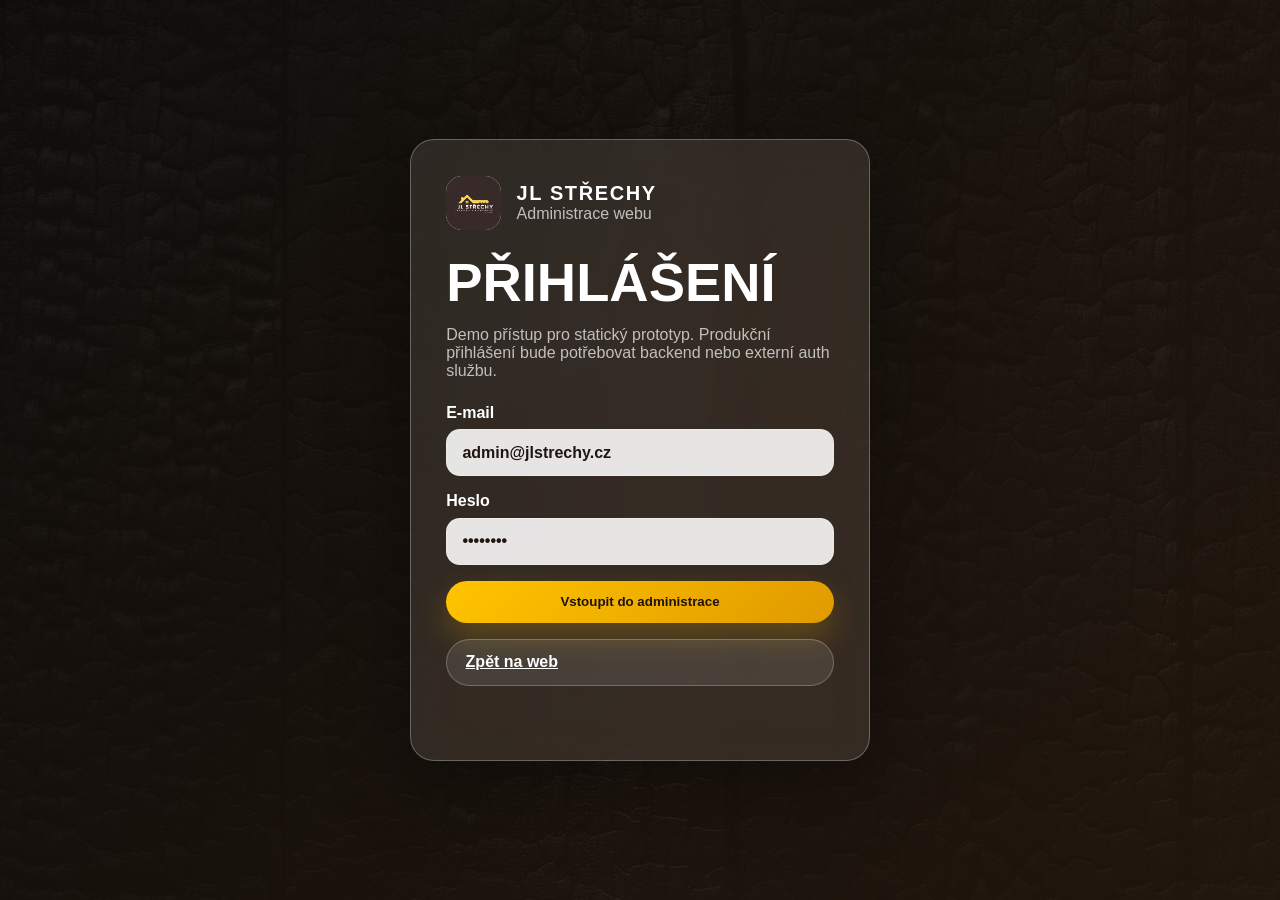
<file: JL/admin-login.html>
<!DOCTYPE html>
<html lang="cs">
<head>
  <meta charset="UTF-8">
  <meta name="viewport" content="width=device-width, initial-scale=1.0">
  <title>Přihlášení do administrace - JL Střechy</title>
  <link rel="stylesheet" href="admin.css">
</head>
<body>
  <main class="admin-login">
    <section class="login-card">
      <div class="admin-brand">
        <img src="images/logo/logo.jpg" alt="JL Střechy">
        <div>
          <strong>JL STŘECHY</strong>
          <span>Administrace webu</span>
        </div>
      </div>

      <h1>Přihlášení</h1>
      <p class="login-hint">Demo přístup pro statický prototyp. Produkční přihlášení bude potřebovat backend nebo externí auth službu.</p>

      <form class="admin-form" data-admin-login>
        <label>
          E-mail
          <input type="email" name="email" value="admin@jlstrechy.cz" autocomplete="username" required>
        </label>
        <label>
          Heslo
          <input type="password" name="password" value="admin123" autocomplete="current-password" required>
        </label>
        <button class="admin-btn" type="submit">Vstoupit do administrace</button>
        <a class="admin-btn secondary" href="index.html">Zpět na web</a>
        <div class="admin-error" aria-live="polite"></div>
      </form>
    </section>
  </main>
  <script src="admin.js"></script>
</body>
</html>
</file>
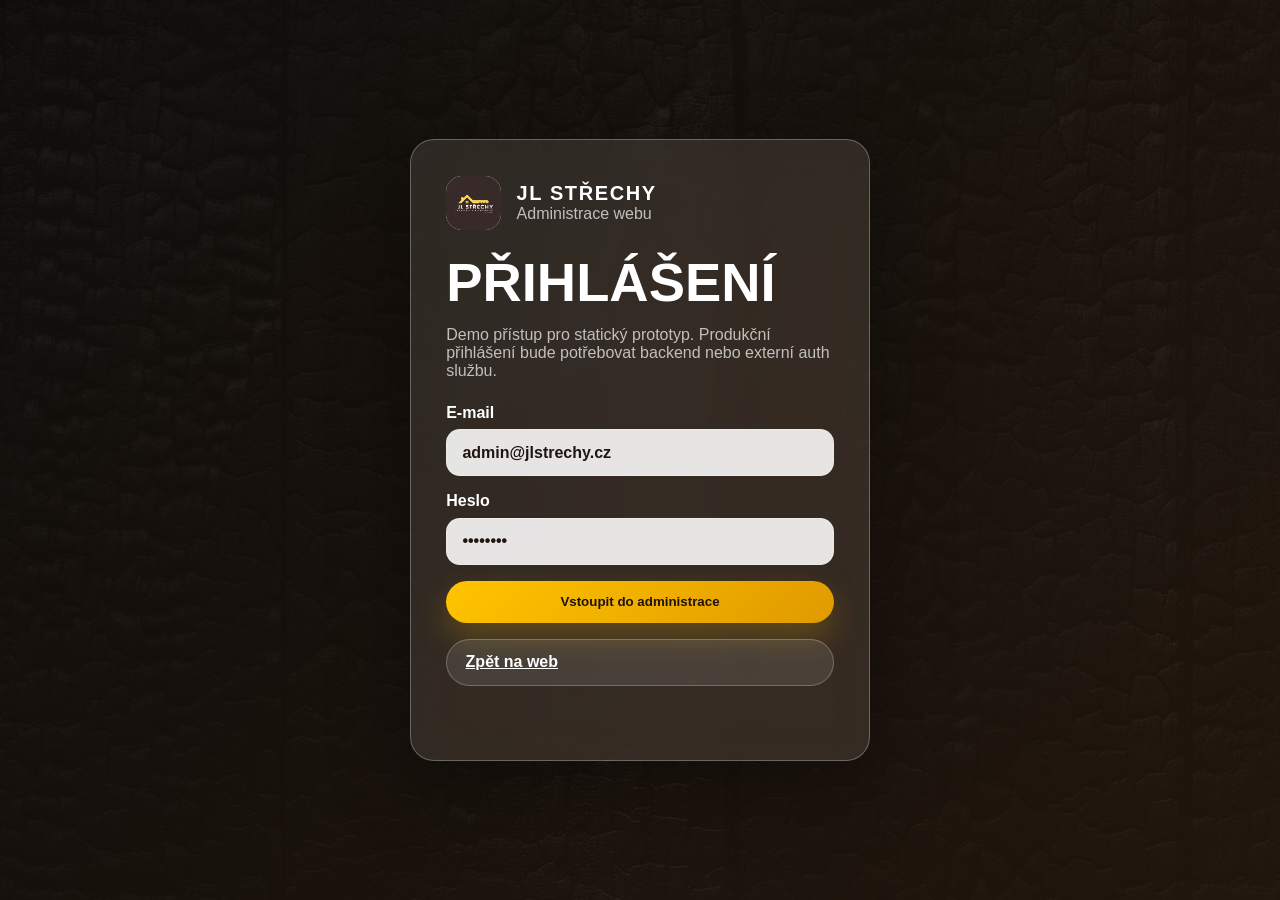
<file: JL/admin.html>
<!DOCTYPE html>
<html lang="cs">
<head>
  <meta charset="UTF-8">
  <meta name="viewport" content="width=device-width, initial-scale=1.0">
  <title>Administrace - JL Střechy</title>
  <link rel="stylesheet" href="admin.css">
</head>
<body data-admin-page>
  <div class="admin-shell">
    <aside class="admin-sidebar">
      <div class="admin-brand">
        <img src="images/logo/logo.jpg" alt="JL Střechy">
        <div>
          <strong>JL STŘECHY</strong>
          <span>Admin panel</span>
        </div>
      </div>

      <nav class="admin-tabs" aria-label="Administrace">
        <button class="admin-tab" type="button" data-tab-target="dashboard" aria-selected="true">Dashboard <span>01</span></button>
        <button class="admin-tab" type="button" data-tab-target="gallery" aria-selected="false">Galerie <span>02</span></button>
        <button class="admin-tab" type="button" data-tab-target="projects" aria-selected="false">Projekty <span>03</span></button>
        <button class="admin-tab" type="button" data-tab-target="messages" aria-selected="false">Zprávy <span>04</span></button>
        <button class="admin-tab" type="button" data-tab-target="settings" aria-selected="false">Nastavení <span>05</span></button>
      </nav>
    </aside>

    <main class="admin-main">
      <header class="admin-topbar">
        <div>
          <strong>Statická administrace</strong>
          <div class="muted">UI prototyp bez PHP a databáze</div>
        </div>
        <div style="display:flex; gap:.6rem; flex-wrap:wrap;">
          <a class="admin-btn secondary" href="index.html">Zobrazit web</a>
          <button class="admin-btn" type="button" data-admin-logout>Odhlásit</button>
        </div>
      </header>

      <div class="admin-content">
        <section class="admin-panel is-active" id="dashboard">
          <div class="admin-title">
            <div>
              <h1>Dashboard</h1>
              <p class="muted">Rychlý přehled obsahu a stavů webu.</p>
            </div>
          </div>

          <div class="metric-grid">
            <div class="admin-card metric"><span class="muted">Projekty</span><strong data-gallery-count>0</strong></div>
            <div class="admin-card metric"><span class="muted">Fotografie</span><strong data-photo-count>0</strong></div>
            <div class="admin-card metric"><span class="muted">Nové zprávy</span><strong>3</strong></div>
            <div class="admin-card metric"><span class="muted">Stav webu</span><strong>OK</strong></div>
          </div>

          <div class="admin-grid" style="margin-top:1rem;">
            <div class="admin-card">
              <h2>Rychlé úkoly</h2>
              <form class="admin-task-form" data-task-form>
                <input type="text" name="task" placeholder="Nový úkol" required>
                <button class="admin-btn" type="submit">Přidat</button>
              </form>
              <div class="admin-checklist" data-task-list></div>
            </div>
            <div class="admin-card">
              <h2>Poznámka</h2>
              <p>Tenhle admin panel je statický návrh. Může běžet na GitHub Pages, ale změny zatím neukládá do souborů ani databáze.</p>
            </div>
          </div>
        </section>

        <section class="admin-panel" id="gallery">
          <div class="admin-title">
            <div>
              <h1>Galerie</h1>
              <p class="muted">Správa fotek a projektových alb.</p>
            </div>
            <button class="admin-btn" type="button">Přidat fotky</button>
          </div>
          <div class="admin-card">
            <div class="project-admin-list" data-admin-projects></div>
          </div>
        </section>

        <section class="admin-panel" id="projects">
          <div class="admin-title">
            <div>
              <h1>Projekty</h1>
              <p class="muted">Obsah detailů realizací a pořadí v galerii.</p>
            </div>
            <button class="admin-btn" type="button">Nový projekt</button>
          </div>
          <div class="admin-grid">
            <div class="admin-card">
              <h2>Editace projektu</h2>
              <form class="admin-form">
                <label>Název projektu<input type="text" value="Kompletní rekonstrukce střechy"></label>
                <label>Kategorie<select><option>Střechy</option><option>Tesařství</option><option>Klempířství</option></select></label>
                <label>Popis<textarea rows="6">Placeholder pro popis zakázky, rozsah prací a lokalitu.</textarea></label>
                <button class="admin-btn" type="button">Uložit koncept</button>
              </form>
            </div>
            <div class="admin-card">
              <h2>Publikační nastavení</h2>
              <table class="admin-table">
                <tr><th>Položka</th><th>Hodnota</th></tr>
                <tr><td>Viditelnost</td><td>Publikováno</td></tr>
                <tr><td>Priorita</td><td>Top reference</td></tr>
                <tr><td>URL</td><td>projekt.html?projekt=...</td></tr>
              </table>
            </div>
          </div>
        </section>

        <section class="admin-panel" id="messages">
          <div class="admin-title">
            <div>
              <h1>Zprávy</h1>
              <p class="muted">Placeholder inbox pro formuláře z webu.</p>
            </div>
          </div>
          <div class="message-list">
            <div class="message-item"><div><strong>Nová poptávka</strong><div class="muted">Rekonstrukce střechy, Ústí nad Labem</div></div><span class="status-pill">Nové</span></div>
            <div class="message-item"><div><strong>Spolupráce firma</strong><div class="muted">Potřeba tesařů na 14 dní</div></div><span class="status-pill">B2B</span></div>
            <div class="message-item"><div><strong>Pracovník</strong><div class="muted">Zkušenosti s klempířinou</div></div><span class="status-pill">HR</span></div>
          </div>
        </section>

        <section class="admin-panel" id="settings">
          <div class="admin-title">
            <div>
              <h1>Nastavení</h1>
              <p class="muted">Základní informace webu.</p>
            </div>
          </div>
          <div class="admin-grid">
            <div class="admin-card">
              <h2>Kontakt</h2>
              <form class="admin-form">
                <label>E-mail<input type="email" value="info@jlstrechy.cz"></label>
                <label>Telefon<input type="tel" value="+420 775 189 574"></label>
                <label>Lokalita<input type="text" value="Ústecký kraj a okolí"></label>
                <button class="admin-btn" type="button">Uložit nastavení</button>
              </form>
            </div>
            <div class="admin-card">
              <h2>Bezpečnost</h2>
              <p>Pro produkční login bude potřeba backend, Supabase/Auth0/Firebase, nebo hostingová auth vrstva. `localStorage` slouží jen pro demo průchod UI.</p>
            </div>
          </div>
        </section>
      </div>
    </main>
  </div>

  <script src="projects-data.js"></script>
  <script src="admin.js"></script>
</body>
</html>
</file>
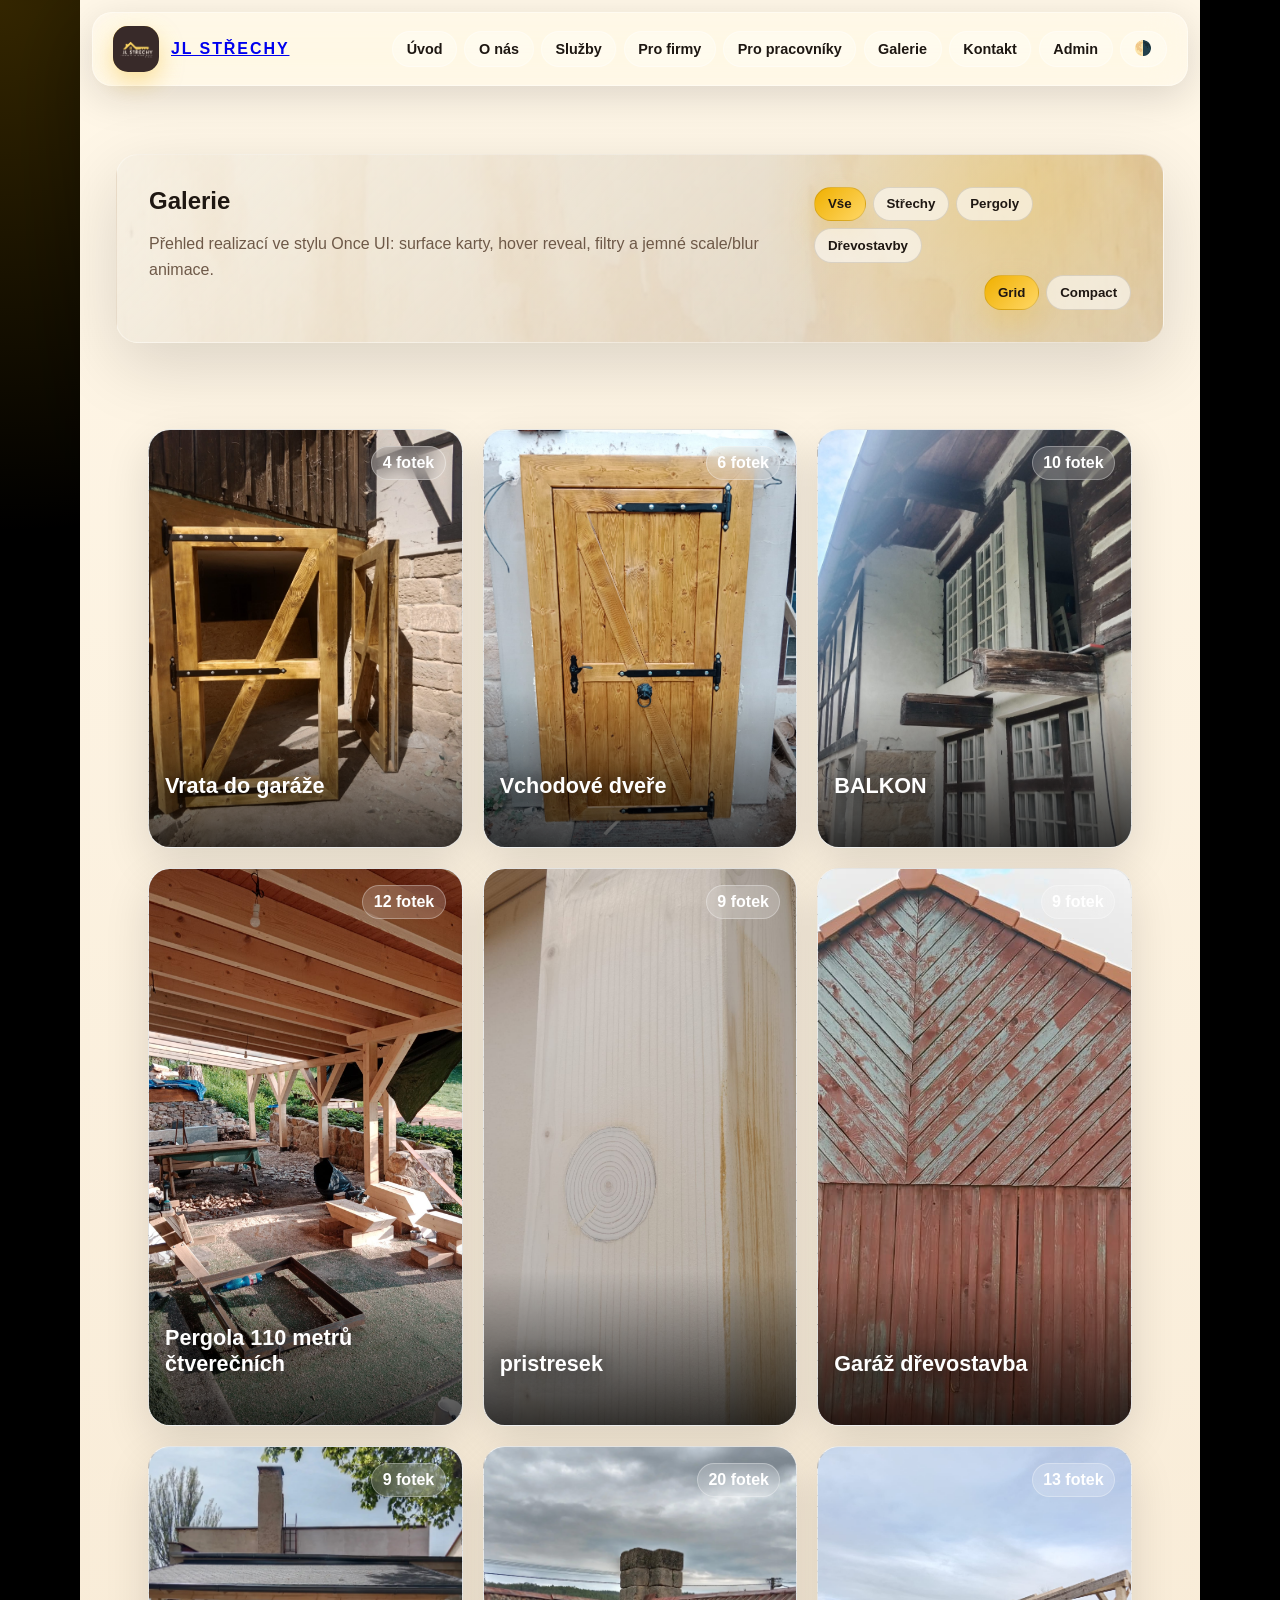
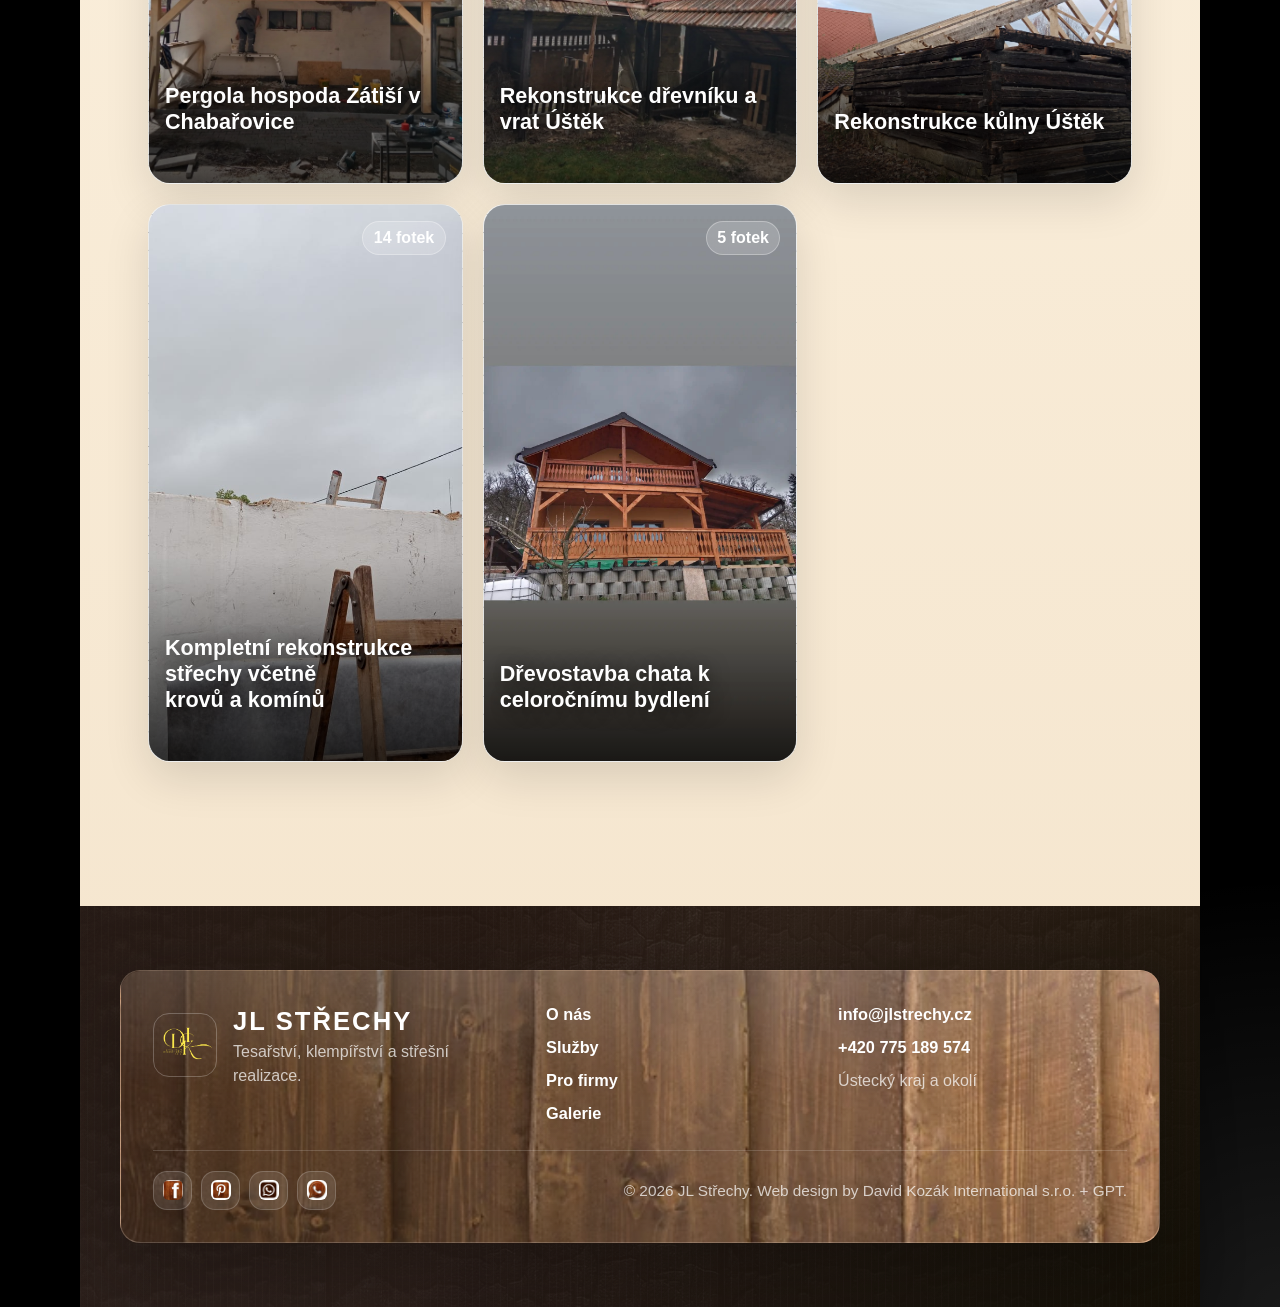
<file: JL/galerie.html>
<!DOCTYPE html>
<html lang="cs">
<head>
  <meta charset="UTF-8">
  <meta name="viewport" content="width=device-width, initial-scale=1.0">
  <title>Galerie - JL Střechy</title>
  <link href="https://unpkg.com/aos@2.3.4/dist/aos.css" rel="stylesheet">
  <link rel="stylesheet" href="style/main.css">
  <link rel="stylesheet" href="site.css">
</head>
<body class="ultra-cursor">
  <div class="container">
    <div class="topbar"><a class="brand" href="index.html"><div class="brand-mark"><img src="images/logo/logo.jpg" alt="JL Střechy logo"></div><div>JL STŘECHY</div></a><div class="menu"><a href="index.html">Úvod</a><a href="o-nas.html">O nás</a><a href="sluzby.html">Služby</a><a href="pro-firmy.html">Pro firmy</a><a href="pro-pracovniky.html">Pro pracovníky</a><a href="galerie.html">Galerie</a><a href="index.html#kontakt">Kontakt</a><a href="admin-login.html">Admin</a><button class="toggle-theme" type="button">🌗</button></div></div>
    <main class="page-shell">
      <section class="gallery-hero once-surface">
        <div>
          <h1>Galerie</h1>
          <p>Přehled realizací ve stylu Once UI: surface karty, hover reveal, filtry a jemné scale/blur animace.</p>
        </div>
        <div class="gallery-toolbar" aria-label="Ovládání galerie">
          <div class="gallery-filters" data-gallery-filters>
            <button class="is-active" type="button" data-filter="all">Vše</button>
            <button type="button" data-filter="střech">Střechy</button>
            <button type="button" data-filter="pergola">Pergoly</button>
            <button type="button" data-filter="dřev">Dřevostavby</button>
          </div>
          <div class="gallery-view">
            <button class="is-active" type="button" data-gallery-view="grid">Grid</button>
            <button type="button" data-gallery-view="compact">Compact</button>
          </div>
        </div>
      </section>
      <section class="project-grid once-gallery" data-project-grid></section>
    </main>
  </div>
  <script src="projects-data.js"></script><script src="https://unpkg.com/aos@2.3.4/dist/aos.js"></script><script src="js/main.js"></script><script src="site.js"></script><script>AOS.init({ duration: 900, once: true, offset: 80 });</script>
</body>
</html>
</file>
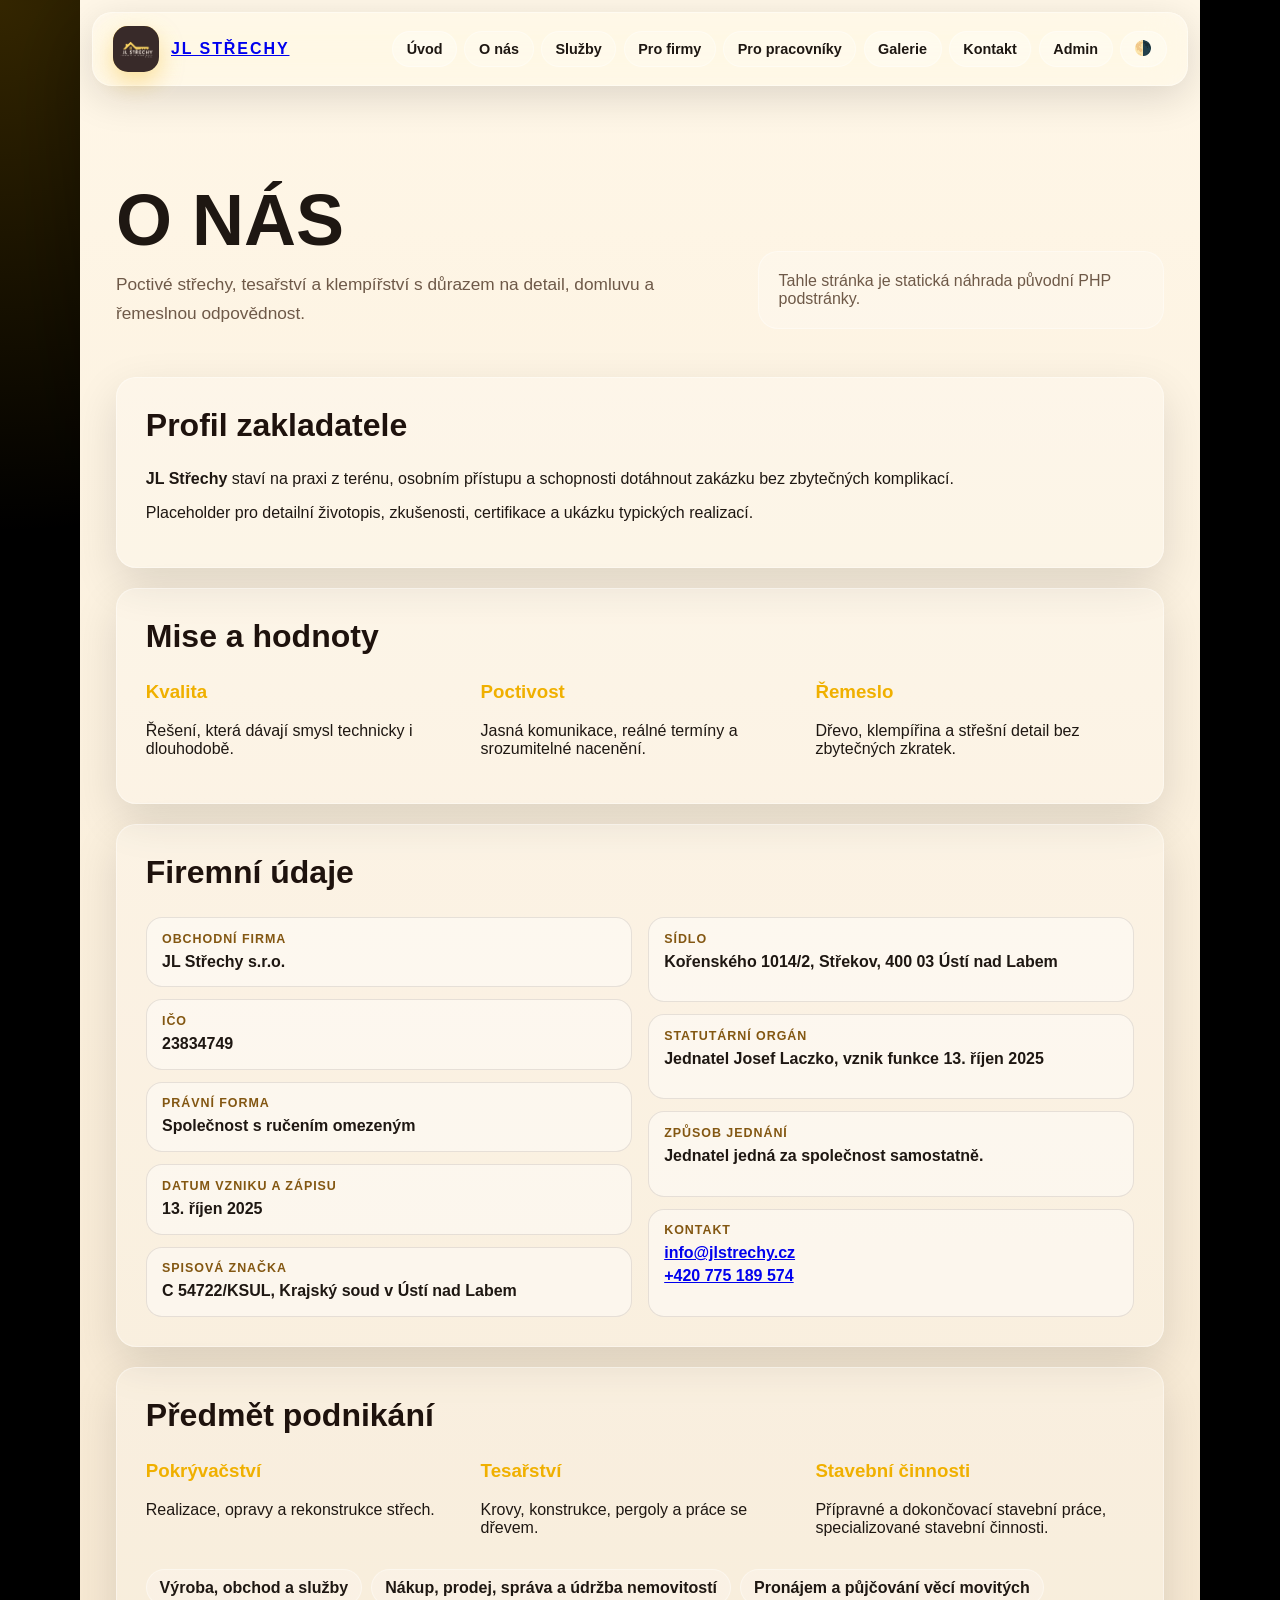
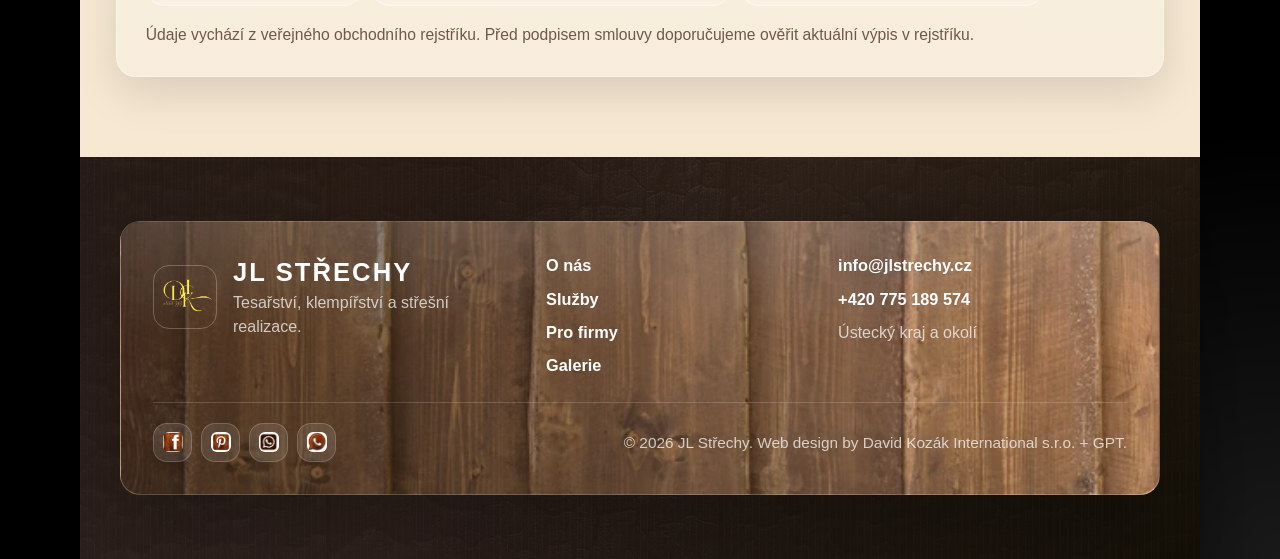
<file: JL/o-nas.html>
<!DOCTYPE html>
<html lang="cs">
<head>
  <meta charset="UTF-8">
  <meta name="viewport" content="width=device-width, initial-scale=1.0">
  <title>O nás - JL Střechy</title>
  <meta name="description" content="JL Střechy s.r.o. - firemní údaje, rejstříkový výpis, tesařství, pokrývačství a stavební práce v Ústeckém kraji.">
  <link href="https://unpkg.com/aos@2.3.4/dist/aos.css" rel="stylesheet">
  <link rel="stylesheet" href="style/main.css">
  <link rel="stylesheet" href="site.css">
</head>
<body class="ultra-cursor">
  <div class="container">
    <div class="topbar" data-aos="fade-down">
      <a class="brand" href="index.html"><div class="brand-mark"><img src="images/logo/logo.jpg" alt="JL Střechy logo"></div><div>JL STŘECHY</div></a>
      <div class="menu">
        <a href="index.html">Úvod</a>
        <div class="menu-group"><a href="o-nas.html">O nás</a><div class="submenu"><a href="#profil">Profil zakladatele</a><a href="#mise">Mise a hodnoty</a><a href="#doklady">Doklady</a><a href="#certifikace">Certifikace</a></div></div>
        <div class="menu-group"><a href="sluzby.html">Služby</a><div class="submenu"><a href="sluzby.html#remeslo">Řemeslné zakázky</a><a href="sluzby.html#docasne">Dočasné zaměstnávání</a><a href="sluzby.html#vyroba">Výroba a e-shop</a><a href="sluzby.html#vypadek">Náhradní řešení</a></div></div>
        <div class="menu-group"><a href="pro-firmy.html">Pro firmy</a><div class="submenu"><a href="pro-firmy.html#spoluprace">Spolupráce</a><a href="pro-firmy.html#vyhody">Výhody</a><a href="pro-firmy.html#reference">Reference</a><a href="pro-firmy.html#poptavka">Poptávka</a></div></div>
        <div class="menu-group"><a href="pro-pracovniky.html">Pro pracovníky</a><div class="submenu"><a href="pro-pracovniky.html#pridat">Jak se přidat</a><a href="pro-pracovniky.html#vyhody">Výhody práce</a><a href="pro-pracovniky.html#formular">Formulář</a><a href="pro-pracovniky.html#kontakt-prace">Kontakt</a></div></div>
        <a href="galerie.html">Galerie</a>
        <a href="index.html#kontakt">Kontakt</a>
        <a href="admin-login.html">Admin</a>
        <button class="toggle-theme" type="button">🌗</button>
      </div>
    </div>

    <main class="page-shell">
      <section class="page-hero" data-aos="fade-up">
        <div>
          <h1>O nás</h1>
          <p>Poctivé střechy, tesařství a klempířství s důrazem na detail, domluvu a řemeslnou odpovědnost.</p>
        </div>
        <div class="page-note">Tahle stránka je statická náhrada původní PHP podstránky.</div>
      </section>

      <div class="content-stack">
        <section class="content-card" id="profil" data-aos="fade-up">
          <h2>Profil zakladatele</h2>
          <p><strong>JL Střechy</strong> staví na praxi z terénu, osobním přístupu a schopnosti dotáhnout zakázku bez zbytečných komplikací.</p>
          <p>Placeholder pro detailní životopis, zkušenosti, certifikace a ukázku typických realizací.</p>
        </section>

        <section class="content-card" id="mise" data-aos="fade-up">
          <h2>Mise a hodnoty</h2>
          <div class="feature-grid">
            <div><h3>Kvalita</h3><p>Řešení, která dávají smysl technicky i dlouhodobě.</p></div>
            <div><h3>Poctivost</h3><p>Jasná komunikace, reálné termíny a srozumitelné nacenění.</p></div>
            <div><h3>Řemeslo</h3><p>Dřevo, klempířina a střešní detail bez zbytečných zkratek.</p></div>
          </div>
        </section>

        <section class="content-card" id="doklady" data-aos="fade-up">
          <h2>Firemní údaje</h2>
          <div class="registry-grid">
            <dl>
              <div><dt>Obchodní firma</dt><dd>JL Střechy s.r.o.</dd></div>
              <div><dt>IČO</dt><dd>23834749</dd></div>
              <div><dt>Právní forma</dt><dd>Společnost s ručením omezeným</dd></div>
              <div><dt>Datum vzniku a zápisu</dt><dd>13. říjen 2025</dd></div>
              <div><dt>Spisová značka</dt><dd>C 54722/KSUL, Krajský soud v Ústí nad Labem</dd></div>
            </dl>
            <dl>
              <div><dt>Sídlo</dt><dd>Kořenského 1014/2, Střekov, 400 03 Ústí nad Labem</dd></div>
              <div><dt>Statutární orgán</dt><dd>Jednatel Josef Laczko, vznik funkce 13. říjen 2025</dd></div>
              <div><dt>Způsob jednání</dt><dd>Jednatel jedná za společnost samostatně.</dd></div>
              <div><dt>Kontakt</dt><dd><a href="mailto:info@jlstrechy.cz">info@jlstrechy.cz</a><br><a href="tel:+420775189574">+420 775 189 574</a></dd></div>
            </dl>
          </div>
        </section>

        <section class="content-card" id="certifikace" data-aos="fade-up">
          <h2>Předmět podnikání</h2>
          <div class="feature-grid">
            <div><h3>Pokrývačství</h3><p>Realizace, opravy a rekonstrukce střech.</p></div>
            <div><h3>Tesařství</h3><p>Krovy, konstrukce, pergoly a práce se dřevem.</p></div>
            <div><h3>Stavební činnosti</h3><p>Přípravné a dokončovací stavební práce, specializované stavební činnosti.</p></div>
          </div>
          <ul class="pill-list">
            <li>Výroba, obchod a služby</li>
            <li>Nákup, prodej, správa a údržba nemovitostí</li>
            <li>Pronájem a půjčování věcí movitých</li>
          </ul>
          <p class="registry-note">Údaje vychází z veřejného obchodního rejstříku. Před podpisem smlouvy doporučujeme ověřit aktuální výpis v rejstříku.</p>
        </section>
      </div>
    </main>
  </div>
  <script src="https://unpkg.com/aos@2.3.4/dist/aos.js"></script>
  <script src="js/main.js"></script>
  <script src="site.js"></script>
  <script>AOS.init({ duration: 900, once: true, offset: 80 });</script>
</body>
</html>
</file>
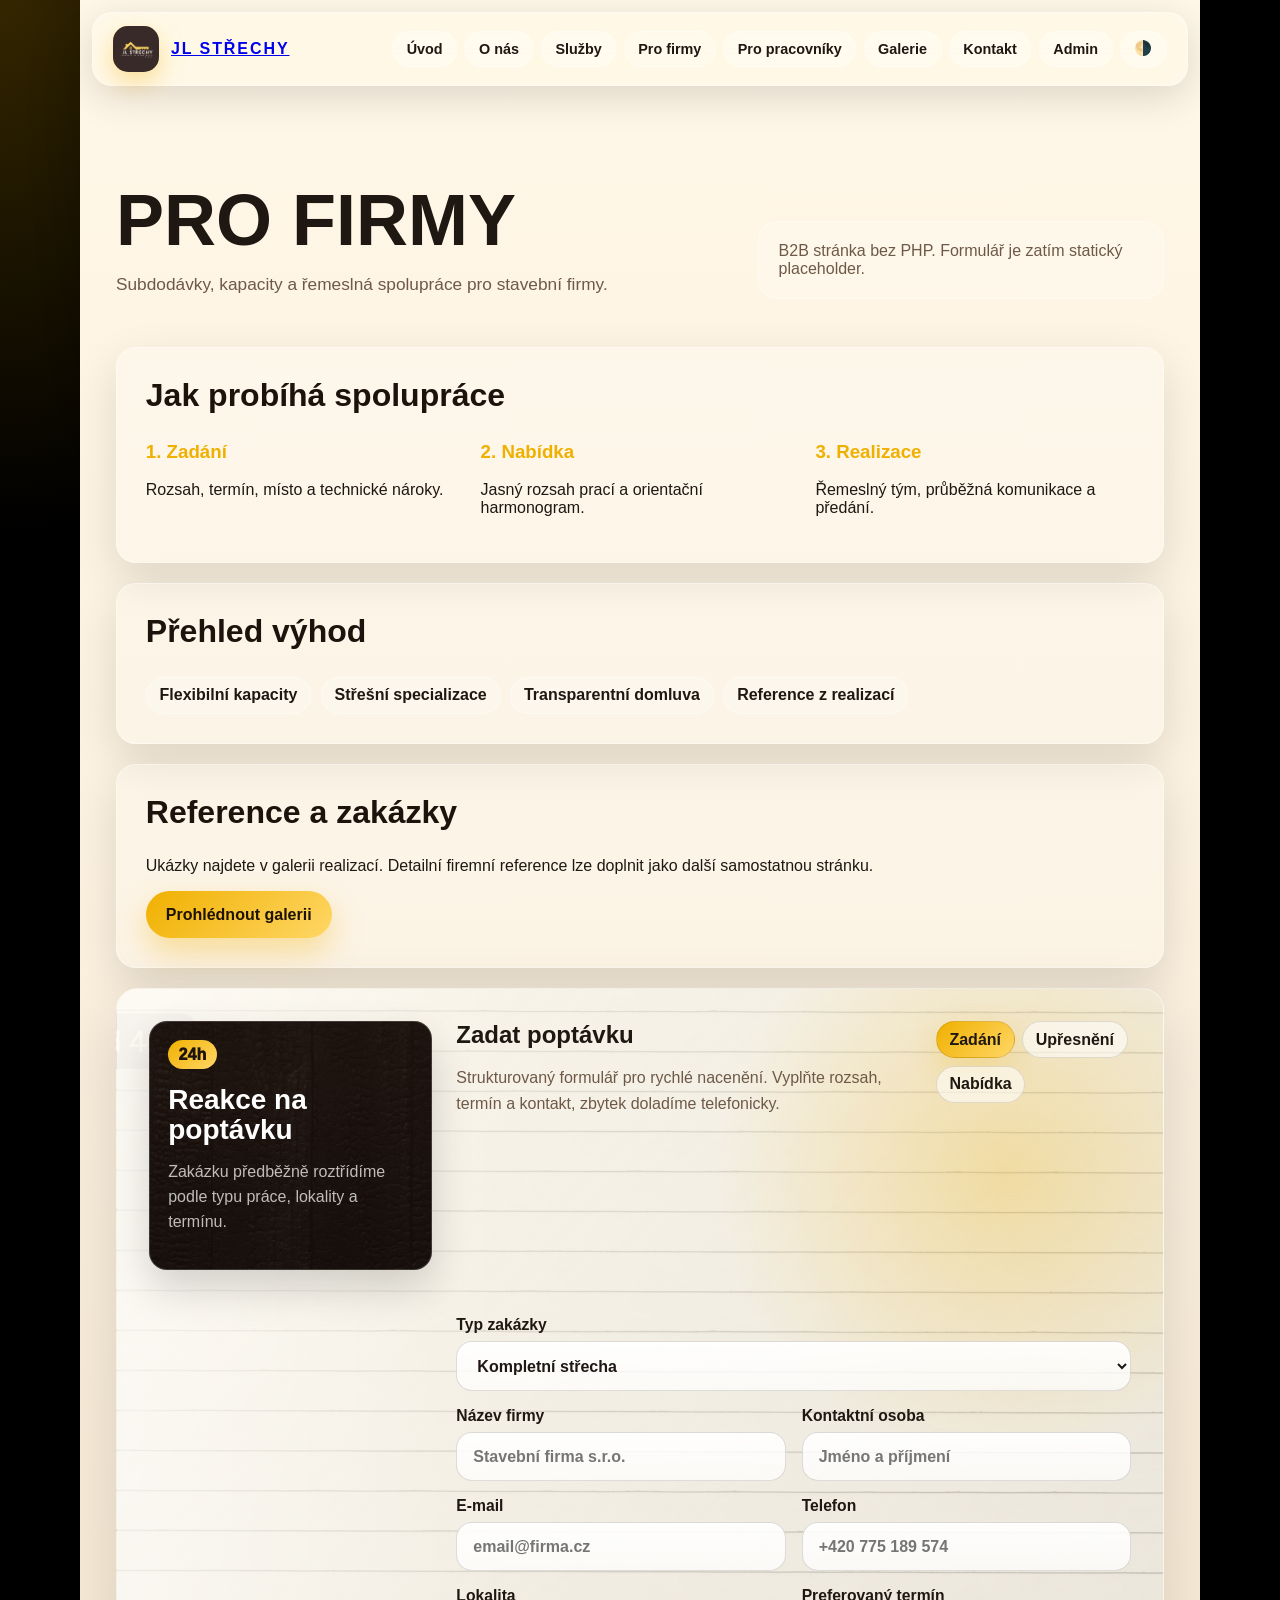
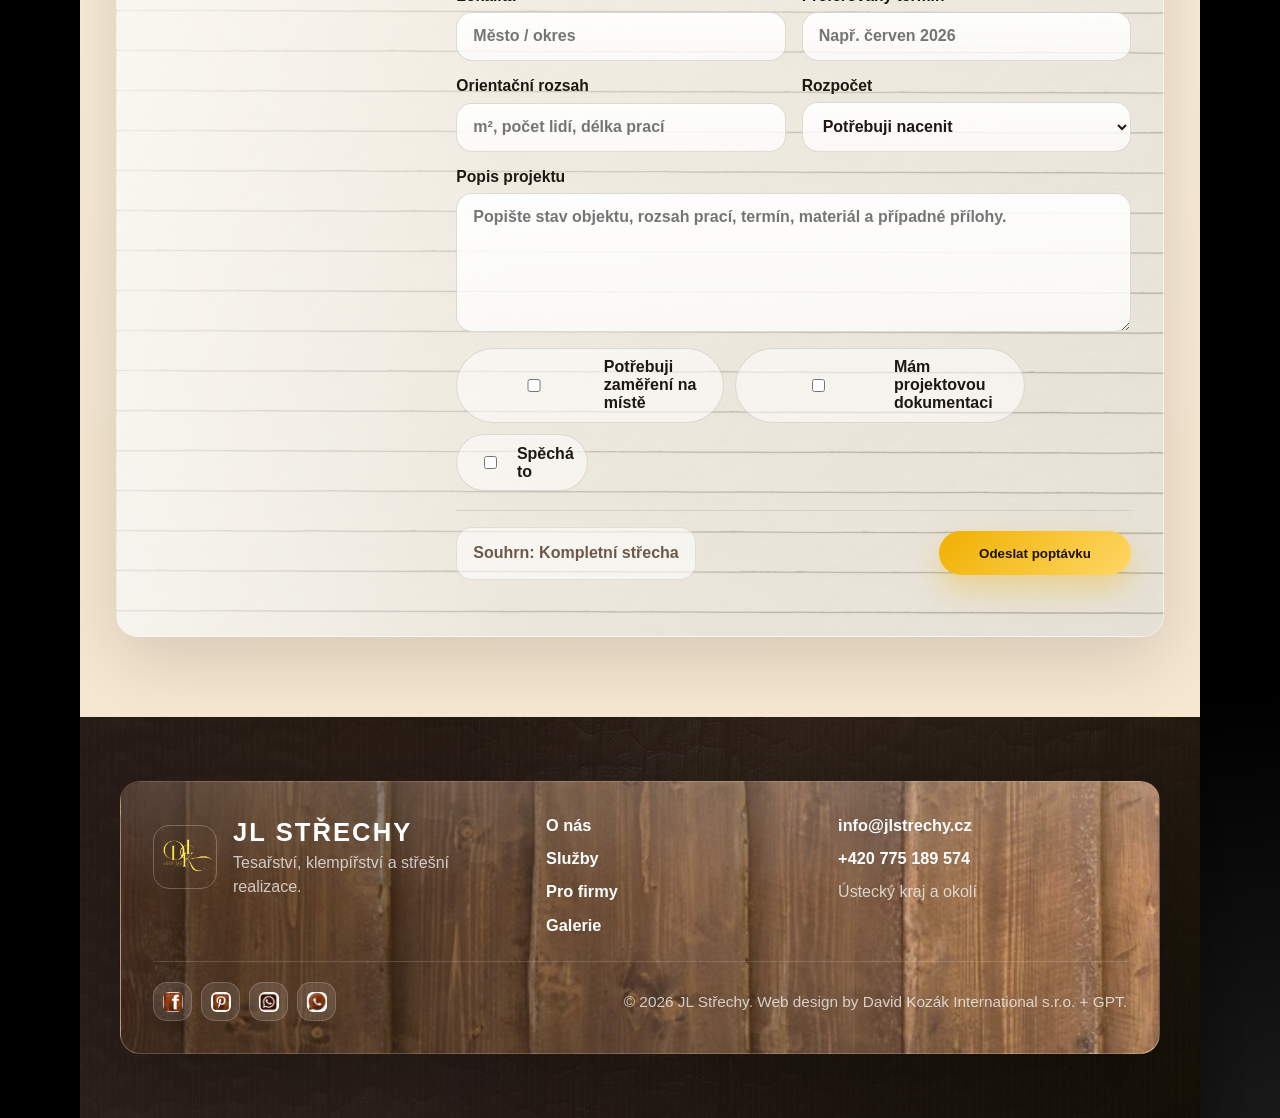
<file: JL/pro-firmy.html>
<!DOCTYPE html>
<html lang="cs">
<head>
  <meta charset="UTF-8">
  <meta name="viewport" content="width=device-width, initial-scale=1.0">
  <title>Pro firmy - JL Střechy</title>
  <link href="https://unpkg.com/aos@2.3.4/dist/aos.css" rel="stylesheet">
  <link rel="stylesheet" href="style/main.css">
  <link rel="stylesheet" href="site.css">
</head>
<body class="ultra-cursor">
  <div class="container">
    <div class="topbar"><a class="brand" href="index.html"><div class="brand-mark"><img src="images/logo/logo.jpg" alt="JL Střechy logo"></div><div>JL STŘECHY</div></a><div class="menu"><a href="index.html">Úvod</a><a href="o-nas.html">O nás</a><a href="sluzby.html">Služby</a><div class="menu-group"><a href="pro-firmy.html">Pro firmy</a><div class="submenu"><a href="#spoluprace">Spolupráce</a><a href="#vyhody">Výhody</a><a href="#reference">Reference</a><a href="#poptavka">Poptávka</a></div></div><a href="pro-pracovniky.html">Pro pracovníky</a><a href="galerie.html">Galerie</a><a href="index.html#kontakt">Kontakt</a><a href="admin-login.html">Admin</a><button class="toggle-theme" type="button">🌗</button></div></div>
    <main class="page-shell">
      <section class="page-hero"><div><h1>Pro firmy</h1><p>Subdodávky, kapacity a řemeslná spolupráce pro stavební firmy.</p></div><div class="page-note">B2B stránka bez PHP. Formulář je zatím statický placeholder.</div></section>
      <div class="content-stack">
        <section class="content-card" id="spoluprace"><h2>Jak probíhá spolupráce</h2><div class="feature-grid"><div><h3>1. Zadání</h3><p>Rozsah, termín, místo a technické nároky.</p></div><div><h3>2. Nabídka</h3><p>Jasný rozsah prací a orientační harmonogram.</p></div><div><h3>3. Realizace</h3><p>Řemeslný tým, průběžná komunikace a předání.</p></div></div></section>
        <section class="content-card" id="vyhody"><h2>Přehled výhod</h2><ul class="pill-list"><li>Flexibilní kapacity</li><li>Střešní specializace</li><li>Transparentní domluva</li><li>Reference z realizací</li></ul></section>
        <section class="content-card" id="reference"><h2>Reference a zakázky</h2><p>Ukázky najdete v galerii realizací. Detailní firemní reference lze doplnit jako další samostatnou stránku.</p><a class="btn btn-primary" href="galerie.html">Prohlédnout galerii</a></section>
        <section class="quote-section" id="poptavka">
          <div class="quote-rail" aria-hidden="true">
            <span>24h</span>
            <strong>Reakce na poptávku</strong>
            <p>Zakázku předběžně roztřídíme podle typu práce, lokality a termínu.</p>
          </div>
          <div class="quote-head">
            <div>
              <h2>Zadat poptávku</h2>
              <p>Strukturovaný formulář pro rychlé nacenění. Vyplňte rozsah, termín a kontakt, zbytek doladíme telefonicky.</p>
            </div>
            <div class="quote-steps" aria-label="Průběh poptávky">
              <span class="is-active">Zadání</span>
              <span>Upřesnění</span>
              <span>Nabídka</span>
            </div>
          </div>

          <form class="quote-form" data-static-form data-quote-form>
            <div class="quote-grid">
              <label class="quote-field quote-field-wide">
                <span>Typ zakázky</span>
                <select name="type" required>
                  <option>Kompletní střecha</option>
                  <option>Rekonstrukce střechy</option>
                  <option>Tesařské práce</option>
                  <option>Klempířské práce</option>
                  <option>Náhradní kapacity pro firmu</option>
                </select>
              </label>
              <label class="quote-field">
                <span>Název firmy</span>
                <input type="text" name="company" placeholder="Stavební firma s.r.o." required>
              </label>
              <label class="quote-field">
                <span>Kontaktní osoba</span>
                <input type="text" name="contact" placeholder="Jméno a příjmení" required>
              </label>
              <label class="quote-field">
                <span>E-mail</span>
                <input type="email" name="email" placeholder="email@firma.cz" required>
              </label>
              <label class="quote-field">
                <span>Telefon</span>
                <input type="tel" name="phone" placeholder="+420 775 189 574">
              </label>
              <label class="quote-field">
                <span>Lokalita</span>
                <input type="text" name="location" placeholder="Město / okres">
              </label>
              <label class="quote-field">
                <span>Preferovaný termín</span>
                <input type="text" name="date" placeholder="Např. červen 2026">
              </label>
              <label class="quote-field">
                <span>Orientační rozsah</span>
                <input type="text" name="scope" placeholder="m², počet lidí, délka prací">
              </label>
              <label class="quote-field">
                <span>Rozpočet</span>
                <select name="budget">
                  <option>Potřebuji nacenit</option>
                  <option>Do 100 000 Kč</option>
                  <option>100 000 - 300 000 Kč</option>
                  <option>300 000 Kč a více</option>
                </select>
              </label>
              <label class="quote-field quote-field-wide">
                <span>Popis projektu</span>
                <textarea name="message" rows="6" placeholder="Popište stav objektu, rozsah prací, termín, materiál a případné přílohy." required></textarea>
              </label>
            </div>

            <div class="quote-options" aria-label="Doplňující informace">
              <label><input type="checkbox" name="needVisit"> Potřebuji zaměření na místě</label>
              <label><input type="checkbox" name="hasDocs"> Mám projektovou dokumentaci</label>
              <label><input type="checkbox" name="urgent"> Spěchá to</label>
            </div>

            <div class="quote-footer">
              <div class="quote-summary" data-quote-summary>Vyberte typ zakázky a doplňte základní údaje.</div>
              <button class="btn btn-primary" type="submit">Odeslat poptávku</button>
            </div>
            <div class="form-status"></div>
          </form>
        </section>
      </div>
    </main>
  </div>
  <script src="https://unpkg.com/aos@2.3.4/dist/aos.js"></script><script src="js/main.js"></script><script src="site.js"></script><script>AOS.init({ duration: 900, once: true, offset: 80 });</script>
</body>
</html>
</file>
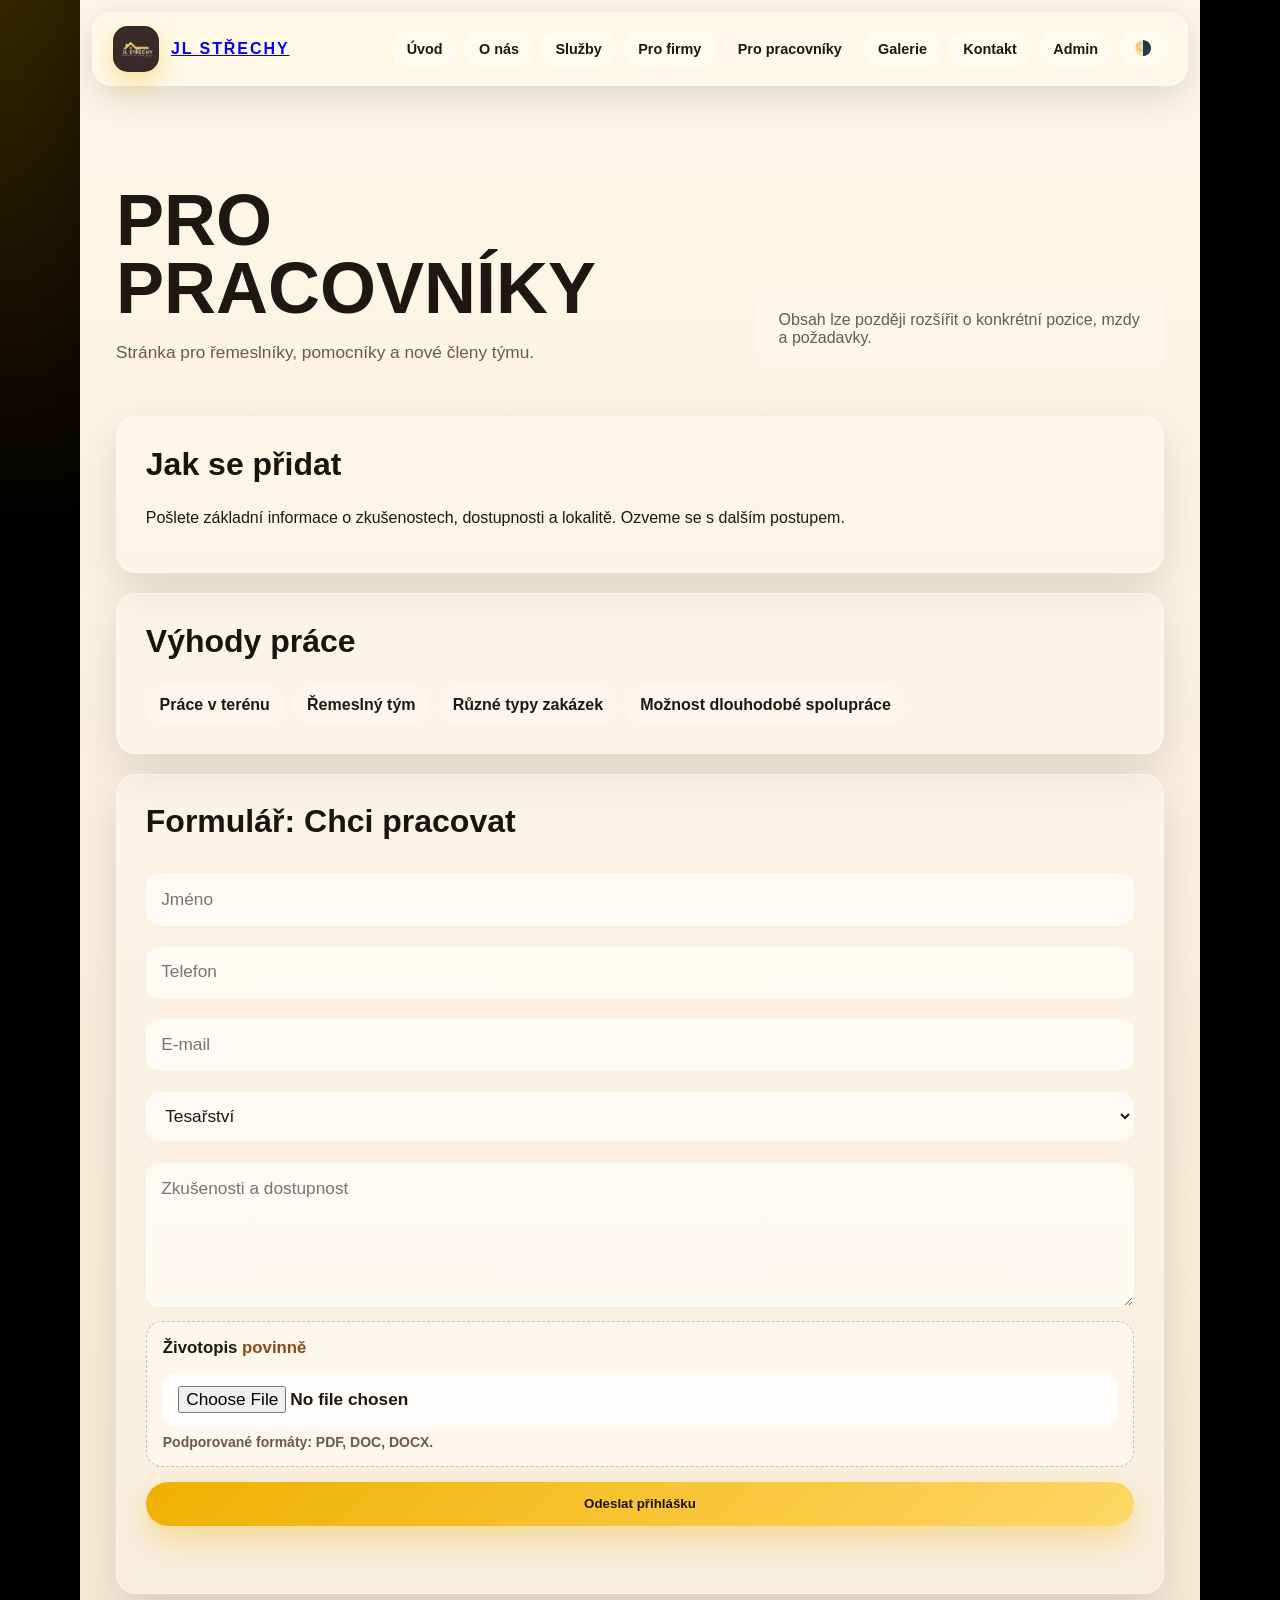
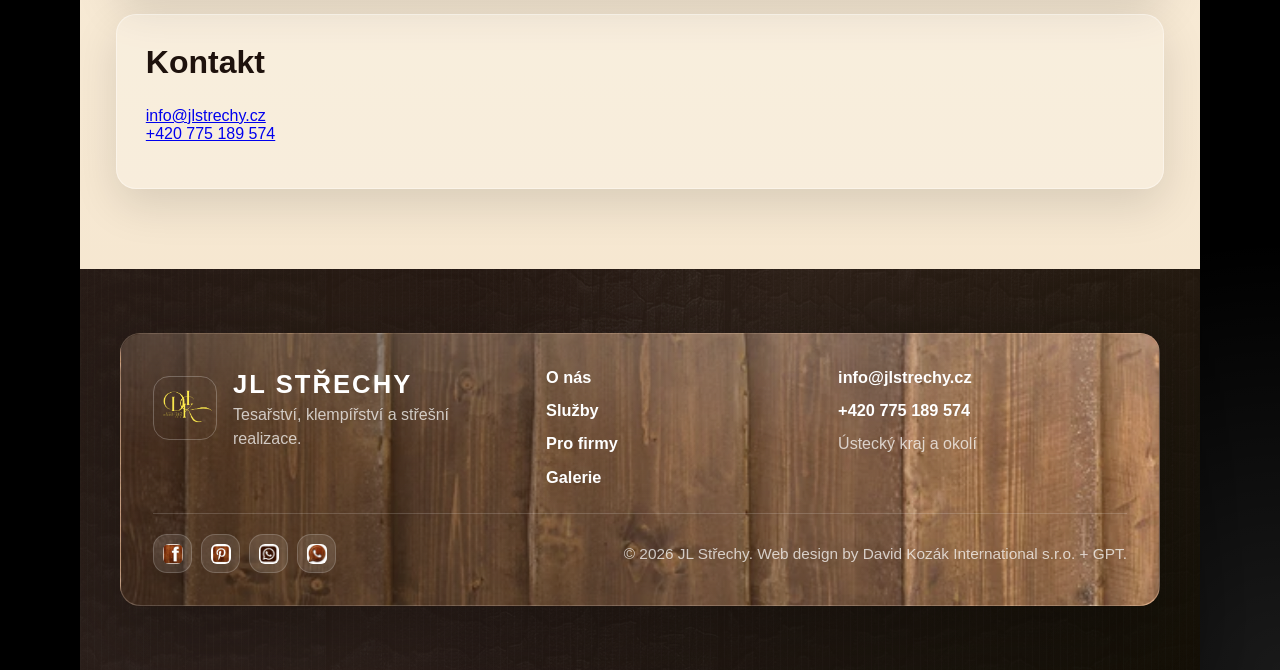
<file: JL/pro-pracovniky.html>
<!DOCTYPE html>
<html lang="cs">
<head>
  <meta charset="UTF-8">
  <meta name="viewport" content="width=device-width, initial-scale=1.0">
  <title>Pro pracovníky - JL Střechy</title>
  <link href="https://unpkg.com/aos@2.3.4/dist/aos.css" rel="stylesheet">
  <link rel="stylesheet" href="style/main.css">
  <link rel="stylesheet" href="site.css">
</head>
<body class="ultra-cursor">
  <div class="container">
    <div class="topbar"><a class="brand" href="index.html"><div class="brand-mark"><img src="images/logo/logo.jpg" alt="JL Střechy logo"></div><div>JL STŘECHY</div></a><div class="menu"><a href="index.html">Úvod</a><a href="o-nas.html">O nás</a><a href="sluzby.html">Služby</a><a href="pro-firmy.html">Pro firmy</a><div class="menu-group"><a href="pro-pracovniky.html">Pro pracovníky</a><div class="submenu"><a href="#pridat">Jak se přidat</a><a href="#vyhody">Výhody práce</a><a href="#formular">Formulář</a><a href="#kontakt-prace">Kontakt</a></div></div><a href="galerie.html">Galerie</a><a href="index.html#kontakt">Kontakt</a><a href="admin-login.html">Admin</a><button class="toggle-theme" type="button">🌗</button></div></div>
    <main class="page-shell">
      <section class="page-hero"><div><h1>Pro pracovníky</h1><p>Stránka pro řemeslníky, pomocníky a nové členy týmu.</p></div><div class="page-note">Obsah lze později rozšířit o konkrétní pozice, mzdy a požadavky.</div></section>
      <div class="content-stack">
        <section class="content-card" id="pridat"><h2>Jak se přidat</h2><p>Pošlete základní informace o zkušenostech, dostupnosti a lokalitě. Ozveme se s dalším postupem.</p></section>
        <section class="content-card" id="vyhody"><h2>Výhody práce</h2><ul class="pill-list"><li>Práce v terénu</li><li>Řemeslný tým</li><li>Různé typy zakázek</li><li>Možnost dlouhodobé spolupráce</li></ul></section>
        <section class="content-card" id="formular">
          <h2>Formulář: Chci pracovat</h2>
          <form class="static-form worker-form" data-static-form>
            <input type="text" name="name" placeholder="Jméno" required>
            <input type="tel" name="phone" placeholder="Telefon" required>
            <input type="email" name="email" placeholder="E-mail">
            <select name="role">
              <option>Tesařství</option>
              <option>Klempířství</option>
              <option>Pomocné práce</option>
              <option>Jiné</option>
            </select>
            <textarea name="experience" rows="5" placeholder="Zkušenosti a dostupnost"></textarea>
            <label class="file-field">
              <span>Životopis <strong>povinně</strong></span>
              <input type="file" name="cv" accept=".pdf,.doc,.docx,application/pdf,application/msword,application/vnd.openxmlformats-officedocument.wordprocessingml.document" required>
              <small>Podporované formáty: PDF, DOC, DOCX.</small>
            </label>
            <button class="btn btn-primary" type="submit">Odeslat přihlášku</button>
            <div class="form-status"></div>
          </form>
        </section>
        <section class="content-card" id="kontakt-prace"><h2>Kontakt</h2><p><a href="mailto:info@jlstrechy.cz">info@jlstrechy.cz</a><br><a href="tel:+420775189574">+420 775 189 574</a></p></section>
      </div>
    </main>
  </div>
  <script src="https://unpkg.com/aos@2.3.4/dist/aos.js"></script><script src="js/main.js"></script><script src="site.js"></script><script>AOS.init({ duration: 900, once: true, offset: 80 });</script>
</body>
</html>
</file>
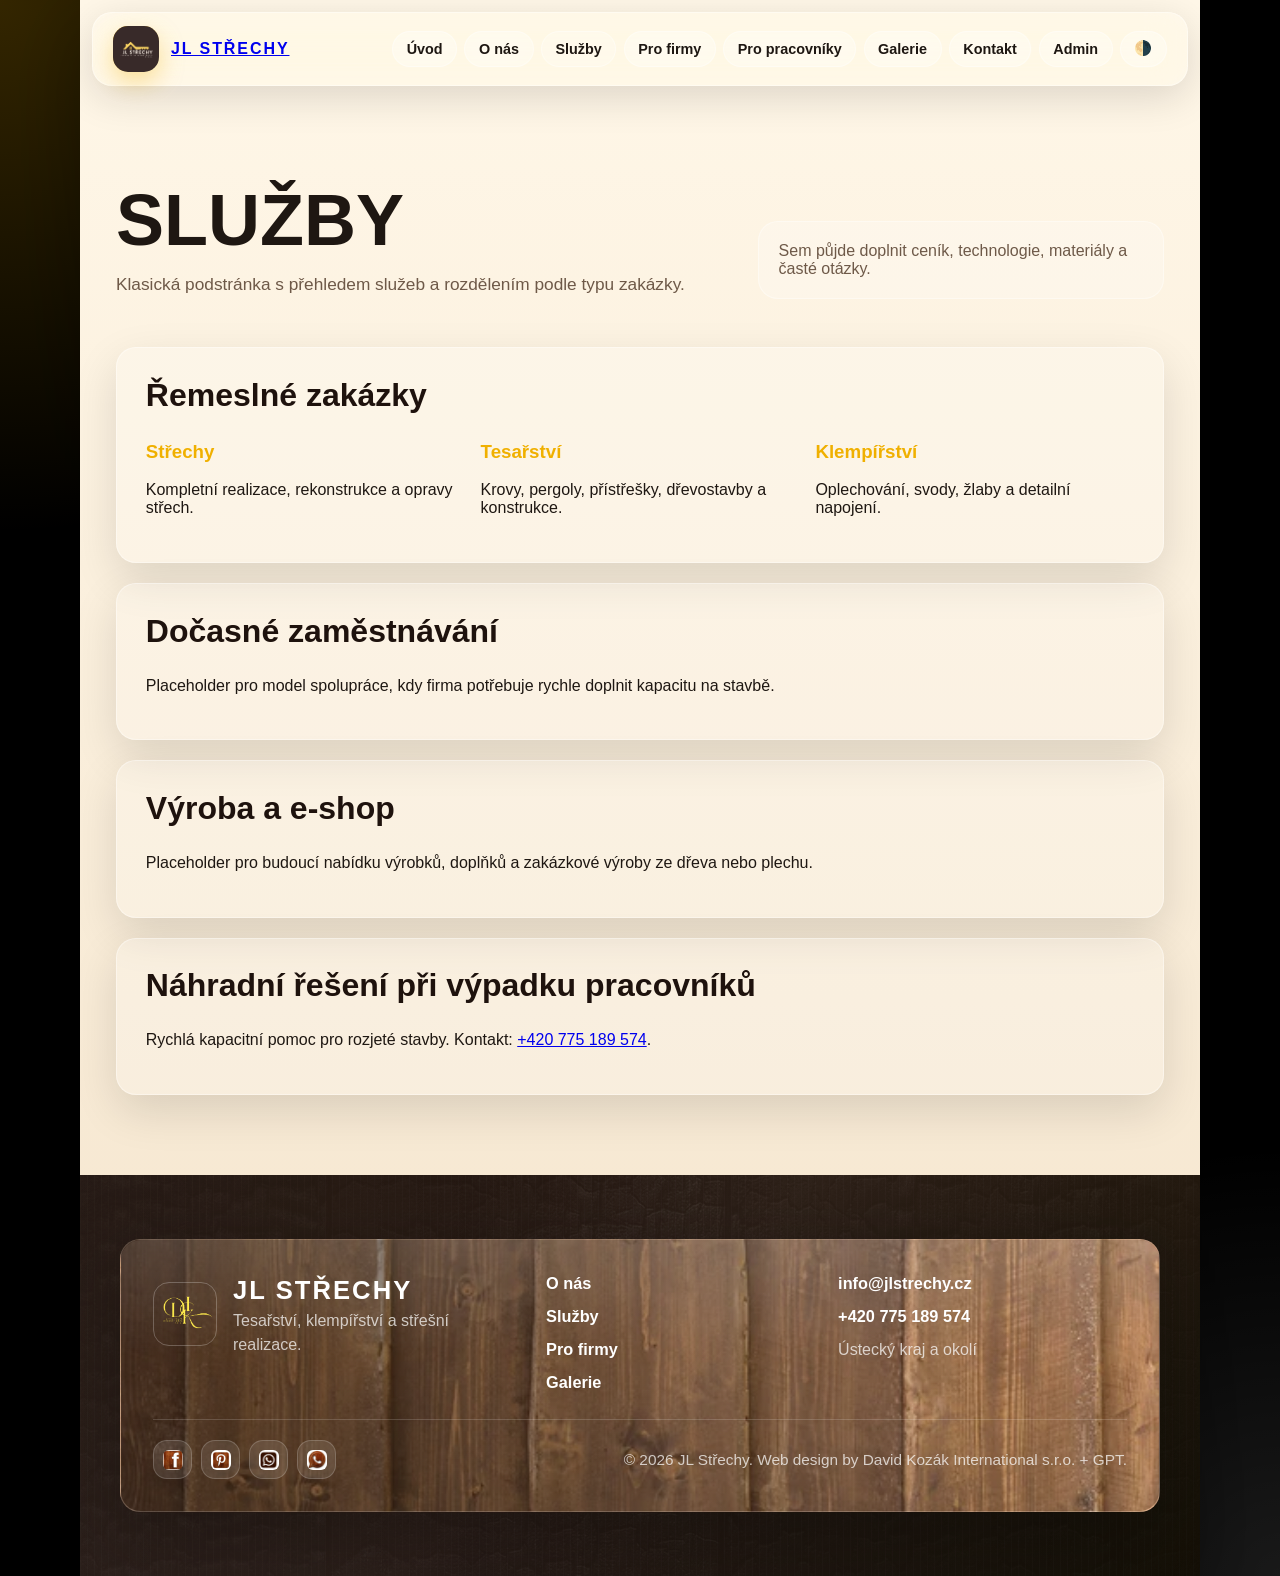
<file: JL/sluzby.html>
<!DOCTYPE html>
<html lang="cs">
<head>
  <meta charset="UTF-8">
  <meta name="viewport" content="width=device-width, initial-scale=1.0">
  <title>Služby - JL Střechy</title>
  <link href="https://unpkg.com/aos@2.3.4/dist/aos.css" rel="stylesheet">
  <link rel="stylesheet" href="style/main.css">
  <link rel="stylesheet" href="site.css">
</head>
<body class="ultra-cursor">
  <div class="container">
    <div class="topbar"><a class="brand" href="index.html"><div class="brand-mark"><img src="images/logo/logo.jpg" alt="JL Střechy logo"></div><div>JL STŘECHY</div></a><div class="menu"><a href="index.html">Úvod</a><a href="o-nas.html">O nás</a><div class="menu-group"><a href="sluzby.html">Služby</a><div class="submenu"><a href="#remeslo">Řemeslné zakázky</a><a href="#docasne">Dočasné zaměstnávání</a><a href="#vyroba">Výroba a e-shop</a><a href="#vypadek">Náhradní řešení</a></div></div><a href="pro-firmy.html">Pro firmy</a><a href="pro-pracovniky.html">Pro pracovníky</a><a href="galerie.html">Galerie</a><a href="index.html#kontakt">Kontakt</a><a href="admin-login.html">Admin</a><button class="toggle-theme" type="button">🌗</button></div></div>
    <main class="page-shell">
      <section class="page-hero"><div><h1>Služby</h1><p>Klasická podstránka s přehledem služeb a rozdělením podle typu zakázky.</p></div><div class="page-note">Sem půjde doplnit ceník, technologie, materiály a časté otázky.</div></section>
      <div class="content-stack">
        <section class="content-card" id="remeslo"><h2>Řemeslné zakázky</h2><div class="feature-grid"><div><h3>Střechy</h3><p>Kompletní realizace, rekonstrukce a opravy střech.</p></div><div><h3>Tesařství</h3><p>Krovy, pergoly, přístřešky, dřevostavby a konstrukce.</p></div><div><h3>Klempířství</h3><p>Oplechování, svody, žlaby a detailní napojení.</p></div></div></section>
        <section class="content-card" id="docasne"><h2>Dočasné zaměstnávání</h2><p>Placeholder pro model spolupráce, kdy firma potřebuje rychle doplnit kapacitu na stavbě.</p></section>
        <section class="content-card" id="vyroba"><h2>Výroba a e-shop</h2><p>Placeholder pro budoucí nabídku výrobků, doplňků a zakázkové výroby ze dřeva nebo plechu.</p></section>
        <section class="content-card" id="vypadek"><h2>Náhradní řešení při výpadku pracovníků</h2><p>Rychlá kapacitní pomoc pro rozjeté stavby. Kontakt: <a href="tel:+420775189574">+420 775 189 574</a>.</p></section>
      </div>
    </main>
  </div>
  <script src="https://unpkg.com/aos@2.3.4/dist/aos.js"></script><script src="js/main.js"></script><script src="site.js"></script><script>AOS.init({ duration: 900, once: true, offset: 80 });</script>
</body>
</html>
</file>
<file: JL/admin.css>
/* JL Střechy admin prototype */

:root {
  --admin-bg: #0f0d0b;
  --admin-panel: rgba(255, 247, 232, 0.92);
  --admin-panel-dark: rgba(28, 20, 15, 0.92);
  --admin-ink: #20150f;
  --admin-muted: #6e5948;
  --admin-gold: #f0b000;
  --admin-line: rgba(255, 255, 255, 0.28);
  --admin-radius: 18px;
  --admin-shadow: 0 24px 80px rgba(0, 0, 0, 0.35);
}

* {
  box-sizing: border-box;
}

body {
  margin: 0;
  min-height: 100vh;
  font-family: "Segoe UI", Aptos, Arial, sans-serif;
  background:
    linear-gradient(135deg, rgba(15, 13, 11, 0.90), rgba(37, 24, 14, 0.86)),
    url("images/textures/2000px (2).jpg") center / cover fixed;
  color: #fff;
}

a {
  color: inherit;
}

.admin-login {
  min-height: 100vh;
  display: grid;
  place-items: center;
  padding: 1.5rem;
}

.login-card,
.admin-shell {
  border: 1px solid var(--admin-line);
  border-radius: 24px;
  background: rgba(255, 255, 255, 0.10);
  box-shadow: var(--admin-shadow);
  backdrop-filter: blur(18px) saturate(150%);
  -webkit-backdrop-filter: blur(18px) saturate(150%);
}

.login-card {
  width: min(460px, 100%);
  padding: clamp(1.4rem, 4vw, 2.2rem);
}

.admin-brand {
  display: flex;
  gap: 1rem;
  align-items: center;
  margin-bottom: 1.6rem;
}

.admin-brand img {
  width: 3.4rem;
  height: 3.4rem;
  border-radius: 16px;
  object-fit: cover;
  background: #fff;
}

.admin-brand strong {
  display: block;
  font-size: 1.25rem;
  letter-spacing: 0.08em;
}

.admin-brand span,
.login-hint,
.muted {
  color: rgba(255, 255, 255, 0.70);
}

.login-card h1,
.admin-title h1 {
  margin: 0;
  font-size: clamp(2rem, 5vw, 3.4rem);
  line-height: 1;
  text-transform: uppercase;
}

.admin-form {
  display: grid;
  gap: 1rem;
  margin-top: 1.5rem;
}

.admin-form label {
  display: grid;
  gap: 0.45rem;
  font-weight: 800;
}

.admin-form input,
.admin-form textarea,
.admin-form select {
  width: 100%;
  border: 1px solid rgba(255, 255, 255, 0.24);
  border-radius: 14px;
  padding: 0.85rem 0.95rem;
  background: rgba(255, 255, 255, 0.88);
  color: var(--admin-ink);
  font: inherit;
}

.admin-btn {
  border: 0;
  border-radius: 999px;
  padding: 0.85rem 1.15rem;
  background: linear-gradient(135deg, #ffc400, #e09a00);
  color: #1e120d;
  font-weight: 900;
  cursor: pointer;
  box-shadow: 0 14px 32px rgba(240, 176, 0, 0.25);
}

.admin-btn.secondary {
  border: 1px solid rgba(255, 255, 255, 0.24);
  background: rgba(255, 255, 255, 0.10);
  color: #fff;
  box-shadow: none;
}

.admin-error {
  min-height: 1.4rem;
  color: #ffd9a8;
  font-weight: 800;
}

.admin-shell {
  width: min(1400px, calc(100% - 2rem));
  margin: 1rem auto;
  min-height: calc(100vh - 2rem);
  display: grid;
  grid-template-columns: 270px minmax(0, 1fr);
  overflow: hidden;
}

.admin-sidebar {
  padding: 1.2rem;
  border-right: 1px solid rgba(255, 255, 255, 0.14);
  background:
    linear-gradient(180deg, rgba(0,0,0,0.42), rgba(0,0,0,0.18)),
    url("images/textures/2000px (3).jpg") center / cover;
}

.admin-tabs {
  display: grid;
  gap: 0.55rem;
  margin-top: 1.5rem;
}

.admin-tab {
  display: flex;
  align-items: center;
  justify-content: space-between;
  border: 1px solid rgba(255, 255, 255, 0.16);
  border-radius: 14px;
  padding: 0.85rem 0.9rem;
  background: rgba(255, 255, 255, 0.08);
  color: #fff;
  font-weight: 850;
  text-align: left;
  cursor: pointer;
}

.admin-tab[aria-selected="true"] {
  background: rgba(240, 176, 0, 0.18);
  border-color: rgba(240, 176, 0, 0.68);
  color: #ffd766;
}

.admin-main {
  background: linear-gradient(180deg, #fff7e8, #f4e4cc);
  color: var(--admin-ink);
  min-width: 0;
}

.admin-main .muted {
  color: var(--admin-muted);
}

.admin-topbar {
  display: flex;
  justify-content: space-between;
  align-items: center;
  gap: 1rem;
  padding: 1rem 1.25rem;
  border-bottom: 1px solid rgba(0, 0, 0, 0.08);
}

.admin-topbar .admin-btn.secondary {
  border-color: rgba(32, 21, 15, 0.12);
  background: rgba(32, 21, 15, 0.08);
  color: var(--admin-ink);
}

.admin-content {
  padding: clamp(1rem, 3vw, 2rem);
}

.admin-panel {
  display: none;
}

.admin-panel.is-active {
  display: block;
}

.admin-title {
  display: flex;
  justify-content: space-between;
  align-items: end;
  gap: 1rem;
  margin-bottom: 1.2rem;
}

.metric-grid,
.admin-grid {
  display: grid;
  gap: 1rem;
}

.metric-grid {
  grid-template-columns: repeat(4, minmax(0, 1fr));
}

.admin-grid {
  grid-template-columns: repeat(2, minmax(0, 1fr));
}

.admin-card {
  border: 1px solid rgba(0, 0, 0, 0.08);
  border-radius: var(--admin-radius);
  background: rgba(255, 255, 255, 0.72);
  padding: 1rem;
  box-shadow: 0 12px 34px rgba(0, 0, 0, 0.08);
}

.admin-card .muted,
.metric .muted {
  color: #7a6250;
}

.admin-card h2,
.admin-card h3 {
  margin-top: 0;
}

.metric strong {
  display: block;
  font-size: 2rem;
}

.admin-table {
  width: 100%;
  border-collapse: collapse;
  overflow: hidden;
  border-radius: 14px;
}

.admin-table th,
.admin-table td {
  padding: 0.8rem;
  border-bottom: 1px solid rgba(0, 0, 0, 0.08);
  text-align: left;
}

.admin-table th {
  color: var(--admin-muted);
  font-size: 0.9rem;
  text-transform: uppercase;
}

.admin-task-form {
  display: grid;
  grid-template-columns: minmax(0, 1fr) auto;
  gap: 0.65rem;
  margin-bottom: 1rem;
}

.admin-task-form input {
  width: 100%;
  border: 1px solid rgba(0, 0, 0, 0.10);
  border-radius: 999px;
  padding: 0.85rem 1rem;
  background: rgba(255, 255, 255, 0.76);
  color: var(--admin-ink);
  font: inherit;
}

.admin-checklist {
  display: grid;
  gap: 0.65rem;
}

.admin-task {
  display: grid;
  grid-template-columns: auto minmax(0, 1fr) auto;
  gap: 0.7rem;
  align-items: center;
  padding: 0.75rem;
  border: 1px solid rgba(0, 0, 0, 0.08);
  border-radius: 14px;
  background: rgba(255, 255, 255, 0.56);
}

.admin-task input[type="checkbox"] {
  width: 1.2rem;
  height: 1.2rem;
  accent-color: var(--admin-gold);
}

.admin-task-title {
  border: 0;
  background: transparent;
  color: var(--admin-ink);
  font: inherit;
  font-weight: 750;
  min-width: 0;
}

.admin-task-title:focus {
  outline: 2px solid rgba(240, 176, 0, 0.35);
  border-radius: 8px;
  background: rgba(255, 255, 255, 0.60);
}

.admin-task.is-done .admin-task-title {
  color: var(--admin-muted);
  text-decoration: line-through;
}

.admin-icon-btn {
  border: 1px solid rgba(0, 0, 0, 0.08);
  border-radius: 10px;
  background: rgba(255, 255, 255, 0.72);
  color: var(--admin-ink);
  font-weight: 900;
  cursor: pointer;
  width: 2rem;
  height: 2rem;
}

.project-admin-list,
.message-list {
  display: grid;
  gap: 0.75rem;
}

.project-admin-item,
.message-item {
  display: grid;
  grid-template-columns: 82px minmax(0, 1fr) auto;
  gap: 0.8rem;
  align-items: center;
  padding: 0.75rem;
  border: 1px solid rgba(0, 0, 0, 0.08);
  border-radius: 14px;
  background: rgba(255, 255, 255, 0.58);
}

.project-admin-item img {
  width: 82px;
  height: 62px;
  object-fit: cover;
  border-radius: 10px;
}

.status-pill {
  border-radius: 999px;
  padding: 0.35rem 0.6rem;
  background: rgba(240, 176, 0, 0.18);
  color: #7a4700;
  font-weight: 900;
  white-space: nowrap;
}

@media (max-width: 920px) {
  .admin-shell {
    grid-template-columns: 1fr;
  }

  .admin-sidebar {
    border-right: 0;
    border-bottom: 1px solid rgba(255, 255, 255, 0.14);
  }

  .admin-tabs,
  .metric-grid,
  .admin-grid {
    grid-template-columns: 1fr;
  }

  .project-admin-item,
  .message-item,
  .admin-task,
  .admin-task-form,
  .admin-title,
  .admin-topbar {
    grid-template-columns: 1fr;
    display: grid;
  }
}
</file>
<file: JL/style/main.css>
/* =========================================================
   JL STŘECHY – main.css
   Premium glass / wood / gold visual style
   Cesta: JL/style/main.css
   ========================================================= */

:root {
  --page: #000000;
  --surface: #fff7e8;
  --surface-2: #f4e4cc;
  --ink: #1e1712;
  --muted: #6e5948;
  --brown: #1e120d;
  --brown-2: #2d1f1a;
  --gold: #f0b000;
  --gold-2: #ffd766;
  --glass: rgba(255, 255, 255, 0.22);
  --glass-strong: rgba(255, 255, 255, 0.36);
  --glass-border: rgba(255, 255, 255, 0.38);
  --shadow: 0 24px 80px rgba(0, 0, 0, 0.35);
  --radius-xl: 28px;
  --radius-l: 20px;
  --radius-m: 14px;
}

body.dark {
  --surface: #121212;
  --surface-2: #1b1b1b;
  --ink: #f5f5f5;
  --muted: #c8bcae;
  --brown: #090909;
  --brown-2: #16110f;
  --glass: rgba(255, 255, 255, 0.10);
  --glass-strong: rgba(255, 255, 255, 0.16);
  --glass-border: rgba(255, 255, 255, 0.20);
}

* {
  box-sizing: border-box;
}

html {
  scroll-behavior: smooth;
}

body {
  margin: 0;
  font-family: "Segoe UI", Aptos, Arial, sans-serif;
  background:
    radial-gradient(circle at top left, rgba(240, 176, 0, 0.22), transparent 34rem),
    radial-gradient(circle at bottom right, rgba(255, 255, 255, 0.10), transparent 28rem),
    var(--page);
  color: var(--ink);
  display: flex;
  justify-content: center;
  transition: background-color 0.35s ease, color 0.35s ease;
}

img {
  max-width: 100%;
}

/* =========================================================
   LAYOUT
   ========================================================= */

.container {
  width: 100%;
  max-width: 1120px;
  min-height: 100vh;
  background: linear-gradient(180deg, var(--surface), var(--surface-2));
  position: relative;
  overflow: hidden;
  box-shadow: var(--shadow);
  z-index: 10;
}

section {
  padding: 4rem 2rem;
}

.section-title {
  margin: 0 0 1.5rem;
  font-size: clamp(1.8rem, 4vw, 3rem);
  letter-spacing: 0.08rem;
  text-transform: uppercase;
}

/* =========================================================
   CURSOR PLACEHOLDERS – funkce bude v js/main.js
   ========================================================= */

.cursor-dot,
.cursor-ring {
  position: fixed;
  top: 0;
  left: 0;
  pointer-events: none;
  z-index: 9999;
  transform: translate(-50%, -50%);
  display: none;
}

.cursor-dot {
  width: 7px;
  height: 7px;
  border-radius: 50%;
  background: var(--gold);
  box-shadow: 0 0 18px rgba(240, 176, 0, 0.8);
}

.cursor-ring {
  width: 34px;
  height: 34px;
  border-radius: 50%;
  border: 1px solid rgba(240, 176, 0, 0.55);
}

body.ultra-cursor .cursor-dot,
body.ultra-cursor .cursor-ring {
  display: block;
}

body.cursor-active .cursor-ring {
  width: 46px;
  height: 46px;
  border-color: rgba(255, 215, 100, 0.9);
  box-shadow: 0 0 22px rgba(240, 176, 0, 0.45);
}

/* =========================================================
   TOPBAR / MENU
   ========================================================= */

.topbar {
  position: sticky;
  top: 0;
  z-index: 30;
  display: flex;
  justify-content: space-between;
  align-items: center;
  gap: 1rem;
  padding: 0.8rem 1.25rem;
  margin: 0.75rem;
  border: 1px solid var(--glass-border);
  border-radius: var(--radius-l);
  background: var(--glass);
  backdrop-filter: blur(18px) saturate(160%);
  -webkit-backdrop-filter: blur(18px) saturate(160%);
  box-shadow: 0 10px 40px rgba(0, 0, 0, 0.14);
}

.brand {
  display: flex;
  align-items: center;
  gap: 0.75rem;
  min-width: max-content;
  font-weight: 900;
  letter-spacing: 0.12rem;
  text-transform: uppercase;
}

.brand-mark {
  width: 46px;
  height: 46px;
  border-radius: 15px;
  background: linear-gradient(135deg, var(--gold), #fff2b8);
  display: grid;
  place-items: center;
  box-shadow: 0 10px 25px rgba(240, 176, 0, 0.35);
  overflow: hidden;
}

.brand-mark img {
  width: 100%;
  height: 100%;
  object-fit: contain;
}

.menu {
  display: flex;
  align-items: center;
  gap: 0.45rem;
  flex-wrap: wrap;
  justify-content: flex-end;
}

.menu a,
.toggle-theme {
  color: var(--ink);
  text-decoration: none;
  font-weight: 700;
  font-size: 0.9rem;
  border: 1px solid var(--glass-border);
  border-radius: 999px;
  background: var(--glass);
  backdrop-filter: blur(12px);
  -webkit-backdrop-filter: blur(12px);
  padding: 0.55rem 0.85rem;
  transition: transform 0.25s ease, background 0.25s ease, box-shadow 0.25s ease;
  cursor: pointer;
}

.menu a:hover,
.toggle-theme:hover {
  background: var(--glass-strong);
  box-shadow: 0 0 0 3px rgba(255, 255, 255, 0.20), 0 10px 25px rgba(0, 0, 0, 0.18);
  transform: translateY(-2px);
}

/* =========================================================
   HERO
   ========================================================= */

.hero {
  min-height: 90vh;
  display: grid;
  grid-template-columns: 1fr 1.02fr;
  align-items: stretch;
  position: relative;
}

.intro-text {
  padding: 5rem 2.25rem 4rem;
  display: flex;
  flex-direction: column;
  justify-content: center;
  position: relative;
  z-index: 2;
}

.eyebrow {
  display: inline-flex;
  width: fit-content;
  gap: 0.45rem;
  align-items: center;
  margin-bottom: 1rem;
  padding: 0.5rem 0.75rem;
  border-radius: 999px;
  background: rgba(240, 176, 0, 0.14);
  color: #6a4900;
  font-weight: 800;
  font-size: 0.78rem;
  letter-spacing: 0.08rem;
  text-transform: uppercase;
}

.intro-text h1 {
  margin: 0 0 1rem;
  font-family: "Arial Black", Impact, Aptos, sans-serif;
  font-size: clamp(2.6rem, 6vw, 5.4rem);
  line-height: 0.95;
  letter-spacing: 0.22rem;
  text-transform: uppercase;
  color: var(--ink);
}

.intro-text p {
  max-width: 34rem;
  font-size: clamp(1.05rem, 2vw, 1.35rem);
  color: var(--muted);
  line-height: 1.55;
  margin: 0 0 1.7rem;
}

.intro-img {
  position: relative;
  min-height: 90vh;
  background: url('../images/hero/worker.jpg.png') no-repeat center top / cover;
}

.intro-img::after {
  content: "";
  position: absolute;
  inset: 0;
  background: linear-gradient(90deg, var(--surface) 0%, rgba(255, 247, 232, 0.35) 35%, rgba(0, 0, 0, 0.08) 100%);
  pointer-events: none;
}

body.dark .intro-img::after {
  background: linear-gradient(90deg, var(--surface) 0%, rgba(18, 18, 18, 0.25) 35%, rgba(0, 0, 0, 0.15) 100%);
}

/* =========================================================
   BUTTONS + BADGES
   ========================================================= */

.hero-actions {
  display: flex;
  gap: 0.75rem;
  flex-wrap: wrap;
}

.btn {
  border: 0;
  border-radius: 999px;
  padding: 0.9rem 1.25rem;
  font-weight: 900;
  cursor: pointer;
  transition: transform 0.25s ease, box-shadow 0.25s ease, background 0.25s ease;
  text-decoration: none;
  display: inline-flex;
  align-items: center;
  justify-content: center;
  color: #1d1300;
}

.btn-primary {
  background: linear-gradient(135deg, var(--gold), var(--gold-2));
  box-shadow: 0 14px 30px rgba(240, 176, 0, 0.34);
}

.btn-glass {
  background: var(--glass);
  border: 1px solid var(--glass-border);
  color: var(--ink);
  backdrop-filter: blur(12px);
  -webkit-backdrop-filter: blur(12px);
}

.btn:hover {
  transform: translateY(-3px);
  box-shadow: 0 18px 40px rgba(0, 0, 0, 0.25);
}

.badge-row {
  display: flex;
  flex-wrap: wrap;
  gap: 0.55rem;
  margin: 0 0 1.25rem;
}

.badge {
  position: relative;
  display: inline-flex;
  align-items: center;
  gap: 0.45rem;
  width: fit-content;
  padding: 0.62rem 1rem;
  border-radius: 999px;
  color: var(--ink);
  text-decoration: none;
  font-size: 0.78rem;
  font-weight: 900;
  letter-spacing: 0.035rem;
  background: rgba(255, 255, 255, 0.22);
  border: 1px solid rgba(240, 176, 0, 0.34);
  backdrop-filter: blur(14px) saturate(160%);
  -webkit-backdrop-filter: blur(14px) saturate(160%);
  box-shadow: 0 10px 28px rgba(0, 0, 0, 0.13), inset 0 1px 0 rgba(255, 255, 255, 0.35);
  overflow: hidden;
  transition: transform 0.25s ease, box-shadow 0.25s ease, background 0.25s ease;
}

.badge::before {
  content: "";
  position: absolute;
  inset: -40% auto -40% -70%;
  width: 60%;
  background: linear-gradient(90deg, transparent, rgba(255, 255, 255, 0.55), transparent);
  transform: rotate(18deg);
  animation: badgeShine 4.5s ease-in-out infinite;
}

.badge:hover {
  transform: translateY(-2px);
  background: rgba(255, 255, 255, 0.34);
  box-shadow: 0 0 0 3px rgba(240, 176, 0, 0.16), 0 16px 36px rgba(0, 0, 0, 0.20);
}

@keyframes badgeShine {
  0%, 55% { left: -70%; }
  100% { left: 130%; }
}

/* =========================================================
   MATRIX PANEL
   ========================================================= */

.fx-panel {
  position: absolute;
  top: 50%;
  right: 2rem;
  transform: translateY(-50%);
  width: min(420px, calc(100% - 4rem));
  min-height: 190px;
  border: 1px solid rgba(255, 210, 80, 0.46);
  border-radius: 26px;
  background:
    radial-gradient(circle at 50% 50%, rgba(255, 190, 0, 0.24), transparent 62%),
    rgba(255, 255, 255, 0.14);
  backdrop-filter: blur(20px) saturate(190%);
  -webkit-backdrop-filter: blur(20px) saturate(190%);
  box-shadow:
    0 0 42px rgba(255, 184, 0, 0.28),
    0 22px 55px rgba(0, 0, 0, 0.28),
    inset 0 1px 0 rgba(255, 255, 255, 0.38);
  overflow: hidden;
  z-index: 4;
  cursor: pointer;
}

.fx-panel canvas {
  position: absolute;
  inset: 0;
  width: 100%;
  height: 100%;
  z-index: 2;
}

.matrix-content {
  position: absolute;
  inset: 0;
  display: grid;
  place-items: center;
  text-align: center;
  padding: 1rem;
  color: rgba(255, 255, 255, 0.92);
  font-family: "Arial Black", Impact, Aptos, sans-serif;
  font-size: clamp(1.05rem, 2vw, 1.75rem);
  line-height: 1.1;
  letter-spacing: 0.06rem;
  text-transform: uppercase;
  text-shadow: 0 0 18px rgba(255, 184, 0, 0.85), 0 4px 18px rgba(0, 0, 0, 0.55);
  z-index: 3;
  pointer-events: none;
  transition: opacity 0.35s ease, transform 0.35s ease, filter 0.35s ease;
}

.matrix-content span {
  display: block;
  margin-top: 0.45rem;
  font-family: "Segoe UI", Aptos, Arial, sans-serif;
  font-size: 0.55em;
  letter-spacing: 0.16rem;
  font-weight: 800;
}

.fx-panel:hover .matrix-content {
  opacity: 0.28;
  transform: scale(0.98);
  filter: blur(0.3px);
}

/* =========================================================
   SLUŽBY / CSS WOOD CARDS BEZ OBRÁZKŮ
   ========================================================= */

.services {
  background: linear-gradient(180deg, var(--brown-2), var(--brown));
  color: #fff;
}

.service-grid {
  display: grid;
  grid-template-columns: repeat(auto-fit, minmax(180px, 1fr));
  gap: 1rem;
}

.service-item {
  min-height: 190px;
  position: relative;
  overflow: hidden;
  border-radius: var(--radius-l);
  border: 1px solid var(--glass-border);
  background: rgba(255, 255, 255, 0.12);
  backdrop-filter: blur(14px) saturate(155%);
  -webkit-backdrop-filter: blur(14px) saturate(155%);
  box-shadow: 0 18px 45px rgba(0, 0, 0, 0.22);
  color: #fff;
  padding: 1.35rem;
  display: flex;
  flex-direction: column;
  justify-content: flex-end;
  align-items: flex-start;
  transition: transform 0.25s ease, background 0.25s ease, box-shadow 0.25s ease;
  isolation: isolate;
}

.service-item::before {
  content: "";
  position: absolute;
  inset: -22px;
  z-index: 0;
  opacity: 0.62;
  filter: blur(1.4px) contrast(1.65) saturate(1.35);
  transform: scale(1.08);
  background:
    repeating-linear-gradient(
      83deg,
      rgba(255, 231, 165, 0.34) 0px,
      rgba(255, 231, 165, 0.34) 2px,
      rgba(115, 55, 15, 0.34) 3px,
      rgba(115, 55, 15, 0.34) 7px,
      rgba(32, 14, 5, 0.10) 8px,
      rgba(32, 14, 5, 0.10) 15px
    ),
    repeating-linear-gradient(
      -10deg,
      rgba(255, 245, 200, 0.16) 0px,
      rgba(255, 245, 200, 0.16) 1px,
      transparent 2px,
      transparent 11px
    ),
    repeating-radial-gradient(
      ellipse at 30% 55%,
      rgba(255, 225, 150, 0.20) 0px,
      rgba(255, 225, 150, 0.20) 2px,
      transparent 3px,
      transparent 12px
    ),
    linear-gradient(90deg, #241105 0%, #6a3a18 25%, #a4652d 48%, #3b1d0a 72%, #8a5729 100%);
  mask-image: radial-gradient(circle at center, #000 62%, transparent 100%);
  -webkit-mask-image: radial-gradient(circle at center, #000 62%, transparent 100%);
}

.service-item::after {
  content: "";
  position: absolute;
  inset: 0;
  z-index: 1;
  background:
    linear-gradient(180deg, rgba(0, 0, 0, 0.02), rgba(0, 0, 0, 0.72)),
    radial-gradient(circle at top left, rgba(255, 210, 90, 0.28), transparent 45%);
}

.service-icon,
.service-item strong,
.service-item p {
  position: relative;
  z-index: 2;
}

.service-icon {
  display: inline-flex;
  align-items: center;
  justify-content: center;
  width: 48px;
  height: 48px;
  margin-bottom: 0.75rem;
  border-radius: 16px;
  font-size: 2rem;
  background: rgba(0, 0, 0, 0.22);
  border: 1px solid rgba(255, 220, 130, 0.35);
  filter: drop-shadow(0 0 8px rgba(255, 180, 0, 0.75));
}

.service-item strong {
  font-size: 1.2rem;
  letter-spacing: 0.05rem;
  text-transform: uppercase;
  text-shadow: 0 4px 16px rgba(0, 0, 0, 0.65);
}

.service-item p {
  display: block;
  margin: 0.55rem 0 0;
  color: rgba(255, 255, 255, 0.90);
  line-height: 1.45;
  font-size: 0.92rem;
  text-shadow: 0 3px 14px rgba(0, 0, 0, 0.7);
}

.service-item:hover {
  transform: translateY(-6px);
  background: rgba(255, 255, 255, 0.18);
  box-shadow: 0 24px 60px rgba(0, 0, 0, 0.34), 0 0 0 3px rgba(240, 176, 0, 0.12);
}

/* =========================================================
   GALERIE
   ========================================================= */

.gallery {
  background: var(--surface);
}

.gallery-grid {
  display: grid;
  grid-template-columns: repeat(auto-fit, minmax(220px, 1fr));
  gap: 1rem;
}

.gallery-grid img {
  width: 100%;
  height: 230px;
  object-fit: cover;
  display: block;
  border-radius: 18px;
  border: 1px solid var(--glass-border);
  box-shadow: 0 18px 45px rgba(0, 0, 0, 0.20);
  transition: transform 0.45s ease, filter 0.45s ease;
}

.gallery-grid img:hover {
  transform: scale(1.035);
  filter: contrast(1.08) saturate(1.1);
}

/* =========================================================
   CONTACT
   ========================================================= */

.contact {
  background: linear-gradient(180deg, var(--surface), var(--surface-2));
}

.contact-card {
  max-width: 680px;
  margin: 0 auto;
  padding: 1.4rem;
  border: 1px solid var(--glass-border);
  border-radius: var(--radius-l);
  background: rgba(255, 255, 255, 0.24);
  backdrop-filter: blur(14px) saturate(155%);
  -webkit-backdrop-filter: blur(14px) saturate(155%);
  box-shadow: 0 18px 45px rgba(0, 0, 0, 0.22);
  display: grid;
  gap: 0.85rem;
}

input,
textarea {
  width: 100%;
  border: 1px solid rgba(0, 0, 0, 0.10);
  border-radius: 14px;
  padding: 0.85rem;
  font: inherit;
  background: rgba(255, 255, 255, 0.75);
  outline: none;
}

input:focus,
textarea:focus {
  box-shadow: 0 0 0 3px rgba(240, 176, 0, 0.25);
  border-color: var(--gold);
}

/* =========================================================
   FOOTER
   ========================================================= */

.footer {
  background: var(--brown);
  color: #fff;
  padding: 0.75rem;
}

.footer-card {
  max-width: 820px;
  margin: 0 auto;
  padding: 0.7rem;
  font-size: 8px;
  line-height: 1.35;
  text-align: center;
  border: 1px solid var(--glass-border);
  background: rgba(255, 255, 255, 0.12);
  backdrop-filter: blur(14px) saturate(155%);
  -webkit-backdrop-filter: blur(14px) saturate(155%);
  box-shadow: 0 18px 45px rgba(0, 0, 0, 0.22);
  border-radius: var(--radius-m);
}

/* =========================================================
   WEATHER / LEAVES CANVAS – leaves.js vytvoří canvas
   ========================================================= */

#weatherFx {
  position: fixed;
  top: 0;
  left: 0;
  width: 100%;
  height: 100%;
  pointer-events: none;
  z-index: 5;
}

/* =========================================================
   RESPONSIVE
   ========================================================= */

@media (max-width: 820px) {
  .topbar {
    align-items: flex-start;
    flex-direction: column;
  }

  .menu {
    justify-content: flex-start;
  }

  .hero {
    grid-template-columns: 1fr;
  }

  .intro-text {
    padding: 4rem 1.25rem 2rem;
  }

  .intro-img {
    min-height: 54vh;
  }

  .intro-img::after {
    background: linear-gradient(180deg, transparent, var(--surface));
  }

  .fx-panel {
    position: relative;
    top: auto;
    right: auto;
    transform: none;
    width: calc(100% - 2rem);
    margin: 1rem;
  }
}

@media (max-width: 520px) {
  section {
    padding: 3rem 1rem;
  }

  .intro-text h1 {
    letter-spacing: 0.12rem;
  }

  .badge-row,
  .hero-actions {
    flex-direction: column;
    align-items: flex-start;
  }
}
</file>
<file: JL/site.css>
/* Static multi-page layer for JL Střechy */

:root {
  --texture-wood-light: url("images/textures/2000px.jpg");
  --texture-wood-white: url("images/textures/2000px (1).webp");
  --texture-wood-dark: url("images/textures/2000px (3).jpg");
  --texture-wood-charred: url("images/textures/2000px (2).jpg");
  --texture-wood-warm: url("images/textures/wood1.jpg.jpg");
}

.menu-group {
  position: relative;
}

.submenu {
  position: absolute;
  top: calc(100% + 0.45rem);
  left: 0;
  z-index: 50;
  min-width: 15rem;
  display: none;
  flex-direction: column;
  gap: 0.35rem;
  padding: 0.55rem;
  border: 1px solid var(--glass-border);
  border-radius: var(--radius-m);
  background: rgba(30, 18, 13, 0.92);
  box-shadow: 0 20px 50px rgba(0, 0, 0, 0.28);
  backdrop-filter: blur(16px) saturate(150%);
  -webkit-backdrop-filter: blur(16px) saturate(150%);
}

.menu-group:hover .submenu,
.menu-group:focus-within .submenu {
  display: flex;
}

.submenu a {
  color: #fff;
  border-radius: 12px;
  justify-content: flex-start;
}

.page-shell {
  padding: 3.5rem 2.25rem 5rem;
}

.page-hero {
  display: grid;
  grid-template-columns: minmax(0, 1.2fr) minmax(16rem, 0.8fr);
  gap: 2rem;
  align-items: end;
  padding: 2rem 0 3rem;
}

.page-hero h1 {
  margin: 0;
  max-width: 760px;
  font-size: clamp(2.25rem, 6vw, 4.5rem);
  line-height: 0.95;
  text-transform: uppercase;
}

.page-hero p {
  margin: 1rem 0 0;
  max-width: 620px;
  color: var(--muted);
  font-size: 1.08rem;
  line-height: 1.7;
}

.page-note {
  border: 1px solid var(--glass-border);
  border-radius: var(--radius-l);
  background: var(--glass);
  padding: 1.25rem;
  color: var(--muted);
}

.content-stack {
  display: grid;
  gap: 1.25rem;
}

.content-card {
  border: 1px solid var(--glass-border);
  border-radius: var(--radius-l);
  background: var(--glass);
  padding: clamp(1.1rem, 3vw, 1.8rem);
  box-shadow: 0 16px 45px rgba(0, 0, 0, 0.12);
}

.content-card h2,
.content-card h3 {
  margin-top: 0;
}

.content-card h2 {
  color: var(--brown);
  font-size: clamp(1.35rem, 3vw, 2rem);
}

.content-card h3 {
  color: var(--gold);
}

.split-grid,
.feature-grid,
.project-grid {
  display: grid;
  grid-template-columns: repeat(2, minmax(0, 1fr));
  gap: 1rem;
}

.feature-grid {
  grid-template-columns: repeat(3, minmax(0, 1fr));
}

.pill-list {
  display: flex;
  flex-wrap: wrap;
  gap: 0.6rem;
  padding: 0;
  margin: 1rem 0 0;
  list-style: none;
}

.pill-list li {
  border: 1px solid var(--glass-border);
  border-radius: 999px;
  background: var(--glass);
  padding: 0.55rem 0.8rem;
  font-weight: 700;
}

.registry-grid {
  display: grid;
  grid-template-columns: repeat(2, minmax(0, 1fr));
  gap: 1rem;
}

.registry-grid dl {
  display: grid;
  gap: 0.75rem;
  margin: 0;
}

.registry-grid div {
  border: 1px solid rgba(30, 18, 13, 0.10);
  border-radius: 16px;
  background: rgba(255, 255, 255, 0.42);
  padding: 0.85rem 0.95rem;
}

.registry-grid dt {
  margin-bottom: 0.25rem;
  color: #835712;
  font-size: 0.78rem;
  font-weight: 900;
  letter-spacing: 0.06rem;
  text-transform: uppercase;
}

.registry-grid dd {
  margin: 0;
  color: var(--ink);
  font-size: 1rem;
  font-weight: 750;
  line-height: 1.45;
}

.registry-note {
  margin: 1rem 0 0;
  color: var(--muted);
  font-size: 0.98rem;
  line-height: 1.6;
}

.footer-company {
  display: flex;
  flex-wrap: wrap;
  gap: 0.55rem 0.85rem;
  align-items: center;
  justify-content: space-between;
  margin: 0.85rem 0 0;
  padding: 0.85rem 0;
  border-top: 1px solid rgba(255, 255, 255, 0.14);
  border-bottom: 1px solid rgba(255, 255, 255, 0.10);
  color: rgba(255, 255, 255, 0.82);
  font-size: 0.82rem;
  font-weight: 800;
}

.footer-company a {
  color: #ffd766;
  text-decoration: none;
}

.project-card {
  overflow: hidden;
  color: var(--ink);
  text-decoration: none;
}

.project-card img {
  width: 100%;
  aspect-ratio: 4 / 3;
  object-fit: cover;
  display: block;
}

.project-card strong {
  display: block;
  padding: 1rem;
}

.project-gallery {
  display: grid;
  grid-template-columns: repeat(3, minmax(0, 1fr));
  gap: 1rem;
}

.project-gallery img {
  width: 100%;
  aspect-ratio: 4 / 3;
  object-fit: cover;
  border-radius: var(--radius-m);
  border: 1px solid var(--glass-border);
}

.static-form {
  display: grid;
  gap: 0.9rem;
}

.static-form input,
.static-form textarea,
.static-form select {
  width: 100%;
  border: 1px solid var(--glass-border);
  border-radius: 14px;
  background: rgba(255, 255, 255, 0.65);
  color: var(--ink);
  padding: 0.8rem 0.9rem;
  font: inherit;
}

.file-field {
  display: grid;
  gap: 0.45rem;
  border: 1px dashed rgba(30, 18, 13, 0.24);
  border-radius: 16px;
  background: rgba(255, 255, 255, 0.45);
  padding: 1rem;
}

.file-field span {
  font-size: 1.05rem;
  font-weight: 900;
}

.file-field strong {
  color: #8c4a19;
}

.file-field small {
  color: var(--muted);
  font-weight: 700;
}

.file-field input[type="file"] {
  background: rgba(255, 255, 255, 0.74);
  cursor: pointer;
}

.field,
.static-form label {
  font-size: 1.05rem;
  font-weight: 800;
  color: var(--ink);
}

.field input,
.field textarea,
.static-form input,
.static-form textarea,
.static-form select {
  margin-top: 0.45rem;
  font-size: 1.08rem;
  line-height: 1.35;
}

.contact-card {
  max-width: 760px;
  padding: clamp(1.4rem, 3vw, 2rem);
  gap: 1.1rem;
}

.project-ecosystem {
  position: relative;
  isolation: isolate;
  overflow: hidden;
  background:
    linear-gradient(180deg, rgba(30, 18, 13, 0.96), rgba(18, 10, 6, 0.98)),
    var(--texture-wood-charred) center / cover;
  color: #fff;
}

.project-ecosystem::before {
  content: "";
  position: absolute;
  inset: 0;
  z-index: -1;
  pointer-events: none;
  background:
    radial-gradient(circle at 18% 8%, rgba(240, 176, 0, 0.26), transparent 24rem),
    radial-gradient(circle at 88% 30%, rgba(255, 255, 255, 0.10), transparent 18rem),
    linear-gradient(90deg, rgba(255, 255, 255, 0.06), transparent 35%);
}

.ecosystem-head,
.ecosystem-group {
  width: min(100%, 1060px);
  margin: 0 auto;
}

.ecosystem-head {
  margin-bottom: 2rem;
}

.ecosystem-head span,
.ecosystem-kicker {
  display: inline-flex;
  width: fit-content;
  border: 1px solid rgba(240, 176, 0, 0.42);
  border-radius: 999px;
  background: rgba(240, 176, 0, 0.14);
  color: #ffd766;
  font-size: 0.74rem;
  font-weight: 900;
  letter-spacing: 0.08em;
  line-height: 1.2;
  text-transform: uppercase;
}

.ecosystem-head span {
  margin-bottom: 0.85rem;
  padding: 0.46rem 0.7rem;
}

.ecosystem-head .section-title {
  color: #fff;
  margin-bottom: 0.75rem;
}

.ecosystem-head p {
  max-width: 44rem;
  margin: 0;
  color: rgba(255, 255, 255, 0.76);
  font-size: 1.08rem;
  line-height: 1.65;
}

.ecosystem-group {
  display: grid;
  gap: 0.85rem;
  margin-top: 1.4rem;
}

.ecosystem-group h3 {
  margin: 0;
  color: #ffe3a2;
  font-size: clamp(1.05rem, 2vw, 1.35rem);
  letter-spacing: 0.04em;
  text-transform: uppercase;
}

.ecosystem-grid {
  display: grid;
  grid-template-columns: repeat(3, minmax(0, 1fr));
  gap: 0.9rem;
}

.ecosystem-grid-featured {
  grid-template-columns: 1fr;
}

.ecosystem-card {
  position: relative;
  min-height: 15rem;
  overflow: hidden;
  display: flex;
  flex-direction: column;
  gap: 0.75rem;
  border: 1px solid rgba(255, 255, 255, 0.16);
  border-radius: 18px;
  background:
    linear-gradient(145deg, rgba(255, 255, 255, 0.14), rgba(255, 255, 255, 0.06)),
    rgba(255, 255, 255, 0.08);
  padding: 1.1rem;
  color: #fff;
  text-decoration: none;
  box-shadow: 0 18px 46px rgba(0, 0, 0, 0.24);
  backdrop-filter: blur(16px) saturate(150%);
  -webkit-backdrop-filter: blur(16px) saturate(150%);
  transition: transform 0.24s ease, border-color 0.24s ease, background 0.24s ease, box-shadow 0.24s ease;
}

.ecosystem-card::after {
  content: "";
  position: absolute;
  inset: auto 1rem 1rem auto;
  width: 2.1rem;
  height: 2.1rem;
  border: 1px solid rgba(255, 215, 102, 0.34);
  border-radius: 999px;
  background:
    linear-gradient(135deg, rgba(240, 176, 0, 0.90), rgba(255, 215, 102, 0.78));
  box-shadow: 0 10px 26px rgba(240, 176, 0, 0.20);
}

.ecosystem-card::before {
  content: "↗";
  position: absolute;
  right: 1.62rem;
  bottom: 1.42rem;
  z-index: 2;
  color: #1e120d;
  font-size: 1rem;
  font-weight: 900;
}

.ecosystem-card:hover {
  transform: translateY(-5px);
  border-color: rgba(255, 215, 102, 0.48);
  background:
    linear-gradient(145deg, rgba(255, 255, 255, 0.18), rgba(255, 255, 255, 0.08)),
    rgba(240, 176, 0, 0.10);
  box-shadow: 0 26px 62px rgba(0, 0, 0, 0.32);
}

.ecosystem-card-featured {
  min-height: 12rem;
  background:
    linear-gradient(135deg, rgba(240, 176, 0, 0.20), rgba(255, 255, 255, 0.08)),
    rgba(255, 255, 255, 0.10);
}

.ecosystem-card strong {
  max-width: calc(100% - 2.6rem);
  font-size: clamp(1.1rem, 2vw, 1.45rem);
  line-height: 1.18;
}

.ecosystem-card p {
  margin: 0;
  color: rgba(255, 255, 255, 0.75);
  font-size: 0.98rem;
  line-height: 1.55;
}

.ecosystem-kicker {
  padding: 0.38rem 0.58rem;
}

.ecosystem-url {
  margin-top: auto;
  padding-right: 2.8rem;
  color: #ffd766;
  font-size: 0.88rem;
  font-weight: 850;
  overflow-wrap: anywhere;
}

.ecosystem-preview {
  min-height: 8rem;
  margin: -1.1rem -1.1rem 0;
  border-bottom: 1px solid rgba(255, 255, 255, 0.16);
  background-position: center;
  background-size: cover;
}

.contact-layout {
  display: grid;
  grid-template-columns: minmax(0, 0.95fr) minmax(18rem, 1.05fr);
  gap: clamp(1rem, 3vw, 1.5rem);
  align-items: stretch;
  max-width: 1060px;
  margin: 0 auto;
}

.contact-layout .contact-card {
  max-width: none;
  margin: 0;
}

.form-row {
  display: grid;
  grid-template-columns: repeat(2, minmax(0, 1fr));
  gap: 0.9rem;
}

.field select {
  width: 100%;
  border: 1px solid rgba(0, 0, 0, 0.10);
  border-radius: 14px;
  padding: 0.85rem;
  font: inherit;
  background: rgba(255, 255, 255, 0.75);
  color: var(--ink);
  outline: none;
}

.contact-spot {
  position: relative;
  isolation: isolate;
  min-height: 32rem;
  overflow: hidden;
  border: 1px solid rgba(255, 255, 255, 0.34);
  border-radius: 26px;
  background: #1e120d;
  box-shadow: 0 28px 80px rgba(0, 0, 0, 0.24);
}

.contact-spot img {
  position: absolute;
  inset: 0;
  z-index: -2;
  width: 100%;
  height: 100%;
  object-fit: cover;
  filter: saturate(1.08) contrast(1.05);
  transform: scale(1.04);
  animation: spotImageDrift 11s ease-in-out infinite alternate;
}

.contact-spot::before {
  content: "";
  position: absolute;
  inset: 0;
  z-index: -1;
  background:
    linear-gradient(180deg, rgba(0, 0, 0, 0.08), rgba(0, 0, 0, 0.72)),
    radial-gradient(circle at 18% 20%, rgba(255, 232, 166, 0.74), transparent 26rem);
}

.spot-glow {
  position: absolute;
  width: 16rem;
  height: 16rem;
  right: -4rem;
  top: 20%;
  border-radius: 50%;
  background: radial-gradient(circle, rgba(240, 176, 0, 0.46), transparent 64%);
  filter: blur(6px);
  animation: spotGlow 5.5s ease-in-out infinite alternate;
}

.spot-content {
  position: absolute;
  inset: auto 1.2rem 1.2rem;
  display: grid;
  gap: 0.8rem;
  max-width: 28rem;
  color: #fff;
}

.spot-content span {
  width: fit-content;
  border: 1px solid rgba(255, 255, 255, 0.28);
  border-radius: 999px;
  background: rgba(240, 176, 0, 0.22);
  padding: 0.45rem 0.7rem;
  font-weight: 900;
  text-transform: uppercase;
  letter-spacing: 0.08em;
}

.spot-content strong {
  font-size: clamp(1.55rem, 3vw, 2.35rem);
  line-height: 1.05;
  text-shadow: 0 8px 28px rgba(0, 0, 0, 0.54);
}

.spot-content p {
  margin: 0;
  color: rgba(255, 255, 255, 0.78);
  line-height: 1.55;
}

@keyframes spotImageDrift {
  from { transform: scale(1.04) translate3d(-0.6rem, 0, 0); }
  to { transform: scale(1.10) translate3d(0.6rem, -0.4rem, 0); }
}

@keyframes spotGlow {
  from { opacity: 0.55; transform: translate3d(0, 0, 0) scale(0.9); }
  to { opacity: 0.95; transform: translate3d(-2rem, 1rem, 0) scale(1.12); }
}

.form-status {
  min-height: 1.5rem;
  color: var(--muted);
  font-weight: 700;
}

.quote-section,
.once-surface {
  border: 1px solid rgba(255, 255, 255, 0.34);
  border-radius: 22px;
  background:
    linear-gradient(135deg, rgba(255, 255, 255, 0.74), rgba(255, 247, 232, 0.38)),
    var(--texture-wood-white) center / cover;
  box-shadow: 0 22px 70px rgba(0, 0, 0, 0.14);
  backdrop-filter: blur(18px) saturate(145%);
  -webkit-backdrop-filter: blur(18px) saturate(145%);
}

.quote-section {
  position: relative;
  isolation: isolate;
  overflow: hidden;
  display: grid;
  grid-template-columns: minmax(13rem, 0.42fr) minmax(0, 1fr);
  gap: clamp(1rem, 3vw, 1.5rem);
  padding: clamp(1.2rem, 3vw, 2rem);
  background:
    linear-gradient(135deg, rgba(255, 250, 238, 0.94), rgba(255, 247, 232, 0.68)),
    var(--texture-wood-white) center / cover;
}

.quote-section::before {
  content: "";
  position: absolute;
  inset: 0;
  z-index: -1;
  background:
    radial-gradient(circle at 85% 15%, rgba(240, 176, 0, 0.28), transparent 18rem),
    linear-gradient(90deg, rgba(255, 255, 255, 0.45), transparent 38%);
  pointer-events: none;
}

.quote-rail {
  min-height: 100%;
  border-radius: 18px;
  padding: 1.2rem;
  color: #fff;
  background:
    linear-gradient(180deg, rgba(30, 18, 13, 0.86), rgba(30, 18, 13, 0.62)),
    var(--texture-wood-charred) center / cover;
  box-shadow: inset 0 0 0 1px rgba(255, 255, 255, 0.16), 0 18px 42px rgba(0,0,0,0.16);
}

.quote-rail span {
  display: inline-flex;
  border-radius: 999px;
  background: linear-gradient(135deg, var(--gold), #ffd766);
  color: #1e120d;
  padding: 0.35rem 0.65rem;
  font-weight: 950;
}

.quote-rail strong {
  display: block;
  margin-top: 1rem;
  font-size: clamp(1.25rem, 2.5vw, 1.75rem);
  line-height: 1.05;
}

.quote-rail p {
  color: rgba(255,255,255,0.72);
  line-height: 1.55;
}

.quote-head {
  grid-column: 2;
}

.quote-head,
.quote-footer,
.gallery-hero {
  display: flex;
  justify-content: space-between;
  gap: 1.25rem;
  align-items: start;
}

.quote-head h2,
.gallery-hero h1 {
  margin: 0;
}

.quote-head p,
.gallery-hero p {
  max-width: 680px;
  color: var(--muted);
  line-height: 1.65;
}

.quote-steps,
.gallery-filters,
.gallery-view {
  display: flex;
  flex-wrap: wrap;
  gap: 0.45rem;
}

.quote-steps span,
.gallery-filters button,
.gallery-view button {
  border: 1px solid rgba(30, 18, 13, 0.12);
  border-radius: 999px;
  background: rgba(255, 255, 255, 0.58);
  color: var(--ink);
  padding: 0.55rem 0.8rem;
  font-weight: 850;
}

.quote-steps .is-active,
.gallery-filters .is-active,
.gallery-view .is-active {
  background: linear-gradient(135deg, var(--gold), #ffd766);
  box-shadow: 0 12px 30px rgba(240, 176, 0, 0.24);
}

.quote-form {
  grid-column: 2;
  margin-top: 1.4rem;
}

.quote-grid {
  display: grid;
  grid-template-columns: repeat(2, minmax(0, 1fr));
  gap: 1rem;
}

.quote-field {
  display: grid;
  gap: 0.45rem;
  font-weight: 850;
}

.quote-field-wide {
  grid-column: 1 / -1;
}

.quote-field span {
  font-size: 0.98rem;
}

.quote-field input,
.quote-field select,
.quote-field textarea {
  width: 100%;
  border: 1px solid rgba(30, 18, 13, 0.14);
  border-radius: 16px;
  background: linear-gradient(180deg, rgba(255,255,255,0.92), rgba(255,255,255,0.72));
  color: var(--ink);
  padding: 0.9rem 1rem;
  font: inherit;
  box-shadow: inset 0 1px 0 rgba(255, 255, 255, 0.58);
  transition: border-color 0.2s ease, box-shadow 0.2s ease, transform 0.2s ease;
}

.quote-field input:focus,
.quote-field select:focus,
.quote-field textarea:focus {
  outline: none;
  border-color: rgba(240, 176, 0, 0.8);
  box-shadow: 0 0 0 4px rgba(240, 176, 0, 0.18);
  transform: translateY(-1px);
}

.quote-options {
  display: flex;
  flex-wrap: wrap;
  gap: 0.7rem;
  margin: 1rem 0;
}

.quote-options label {
  display: inline-flex;
  align-items: center;
  gap: 0.45rem;
  border: 1px solid rgba(30, 18, 13, 0.12);
  border-radius: 999px;
  background: rgba(255, 255, 255, 0.54);
  padding: 0.6rem 0.8rem;
  font-weight: 800;
}

.quote-options input {
  accent-color: var(--gold);
}

.quote-summary {
  border-radius: 16px;
  background: rgba(255,255,255,0.58);
  border: 1px solid rgba(30,18,13,0.10);
  padding: 0.85rem 1rem;
  color: var(--muted);
  font-weight: 800;
  line-height: 1.5;
}

.quote-footer {
  grid-column: 1 / -1;
  align-items: center;
  margin-top: 1.15rem;
  border-top: 1px solid rgba(30,18,13,0.10);
  padding-top: 1rem;
}

.quote-footer .btn {
  min-width: 12rem;
}

.gallery-hero {
  margin-bottom: 1.4rem;
  padding: clamp(1.2rem, 3vw, 2rem);
  position: relative;
  overflow: hidden;
  background:
    linear-gradient(135deg, rgba(255, 250, 238, 0.88), rgba(255, 247, 232, 0.46)),
    var(--texture-wood-light) center / cover;
}

.gallery-hero::after {
  content: "";
  position: absolute;
  inset: 0;
  pointer-events: none;
  background: radial-gradient(circle at 86% 22%, rgba(240,176,0,0.26), transparent 16rem);
}

.gallery-toolbar {
  display: grid;
  gap: 0.75rem;
  justify-items: end;
  position: relative;
  z-index: 1;
}

.once-gallery {
  grid-template-columns: repeat(3, minmax(0, 1fr));
  gap: 1.25rem;
}

.once-gallery.is-compact {
  grid-template-columns: repeat(2, minmax(0, 1fr));
}

.once-gallery .project-card {
  position: relative;
  isolation: isolate;
  padding: 0;
  overflow: hidden;
  min-height: 21rem;
  border-radius: 22px;
  border-color: rgba(255, 255, 255, 0.46);
  background:
    linear-gradient(135deg, rgba(255,255,255,0.58), rgba(255,247,232,0.26)),
    var(--texture-wood-white) center / cover;
  transform: translateY(10px);
  opacity: 0;
  animation: onceReveal 0.55s cubic-bezier(.2,.8,.2,1) forwards;
  animation-delay: var(--delay, 0ms);
  transition: transform 0.32s ease, box-shadow 0.32s ease, border-color 0.32s ease;
}

.once-gallery .project-card img {
  height: 100%;
  min-height: 21rem;
  aspect-ratio: auto;
  transition: transform 0.42s ease, filter 0.42s ease;
}

.project-tag,
.once-gallery .project-card em {
  position: absolute;
  z-index: 3;
  font-style: normal;
  font-weight: 900;
}

.project-tag {
  top: 1rem;
  right: 1rem;
  border: 1px solid rgba(255,255,255,0.30);
  border-radius: 999px;
  background: rgba(255,255,255,0.18);
  color: #fff;
  padding: 0.45rem 0.65rem;
  backdrop-filter: blur(10px);
}

.once-gallery .project-card em {
  left: 1rem;
  bottom: 1rem;
  color: #ffd766;
  opacity: 0;
  transform: translateY(8px);
  transition: opacity 0.28s ease, transform 0.28s ease;
}

.once-gallery .project-card strong {
  position: absolute;
  inset: auto 0 0;
  z-index: 2;
  padding: 5rem 1rem 3rem;
  color: #fff;
  font-size: clamp(1.05rem, 2vw, 1.35rem);
  text-shadow: 0 2px 20px rgba(0,0,0,.74);
  background: linear-gradient(180deg, transparent, rgba(0,0,0,.72));
}

.once-gallery .project-card::after {
  content: "";
  position: absolute;
  inset: -35% auto auto -55%;
  width: 45%;
  height: 160%;
  z-index: 4;
  pointer-events: none;
  background: linear-gradient(90deg, transparent, rgba(255,255,255,0.24), transparent);
  transform: rotate(18deg) translateX(-140%);
  transition: transform 0.62s ease;
}

.once-gallery .project-card::before {
  content: "Otevřít realizaci";
  position: absolute;
  top: 1rem;
  left: 1rem;
  z-index: 2;
  border: 1px solid rgba(255, 255, 255, 0.28);
  border-radius: 999px;
  background: rgba(255, 255, 255, 0.16);
  color: #fff;
  padding: 0.45rem 0.65rem;
  font-weight: 850;
  opacity: 0;
  transform: translateY(-8px);
  transition: opacity 0.28s ease, transform 0.28s ease;
}

.once-gallery .project-card:hover {
  transform: translateY(-8px) scale(1.015);
  border-color: rgba(240, 176, 0, 0.65);
  box-shadow: 0 28px 80px rgba(0, 0, 0, 0.24);
}

.once-gallery .project-card:hover img {
  transform: scale(1.07);
  filter: saturate(1.08) contrast(1.08) blur(0.4px);
}

.once-gallery .project-card:hover::before {
  opacity: 1;
  transform: translateY(0);
}

.once-gallery .project-card:hover::after {
  transform: rotate(18deg) translateX(420%);
}

.once-gallery .project-card:hover em {
  opacity: 1;
  transform: translateY(0);
}

.once-gallery .project-card.is-hidden {
  display: none;
}

@keyframes onceReveal {
  to {
    opacity: 1;
    transform: translateY(0);
  }
}

.footer-links {
  display: flex;
  justify-content: center;
  flex-wrap: wrap;
  gap: 0.75rem;
  margin-top: 1rem;
}

.footer-links a {
  color: inherit;
  font-weight: 700;
}

.hero {
  background:
    linear-gradient(105deg, rgba(255, 250, 238, 0.78), rgba(255, 250, 238, 0.34) 44%, rgba(255, 250, 238, 0.04)),
    var(--texture-wood-light) center / cover;
}

.hero::after {
  content: "";
  position: absolute;
  inset: 0;
  z-index: 0;
  pointer-events: none;
  background:
    linear-gradient(90deg, rgba(255, 255, 255, 0.34), transparent 46%),
    repeating-linear-gradient(90deg, rgba(121, 77, 38, 0.055) 0 1px, transparent 1px 10px);
  opacity: 0.68;
  mix-blend-mode: multiply;
}

.hero .intro-text {
  isolation: isolate;
  overflow: hidden;
  z-index: 4;
  background:
    linear-gradient(105deg, rgba(255, 250, 238, 0.90), rgba(255, 250, 238, 0.72) 48%, rgba(255, 250, 238, 0.20)),
    var(--texture-wood-light) center / cover;
}

.hero .intro-text::before {
  content: "";
  position: absolute;
  inset: 0;
  z-index: -1;
  pointer-events: none;
  background:
    linear-gradient(180deg, rgba(255, 255, 255, 0.38), transparent 42%, rgba(240, 176, 0, 0.08)),
    repeating-linear-gradient(90deg, rgba(116, 74, 39, 0.08) 0 1px, transparent 1px 9px);
  opacity: 0.82;
  mix-blend-mode: multiply;
}

.hero .intro-text > * {
  position: relative;
  z-index: 2;
}

.hero .intro-text h1 {
  max-width: 100%;
  font-size: clamp(2.55rem, 5.15vw, 4.65rem);
  line-height: 0.96;
  letter-spacing: 0.08em;
  color: #1a0f09;
  text-shadow:
    0 1px 0 rgba(255, 238, 197, 0.35),
    0 0 2px rgba(83, 43, 18, 0.36),
    0 0 9px rgba(126, 70, 25, 0.24);
  transition: color 0.22s ease, text-shadow 0.22s ease, transform 0.22s ease;
}

.hero .intro-text h1:hover {
  color: transparent;
  background: linear-gradient(180deg, #fff0b8 0%, #d59a38 42%, #7a4217 72%, #321506 100%);
  -webkit-background-clip: text;
  background-clip: text;
  text-shadow:
    0 1px 0 rgba(255, 244, 203, 0.74),
    0 0 3px rgba(255, 212, 102, 0.92),
    0 0 8px rgba(191, 112, 36, 0.78),
    0 0 16px rgba(106, 54, 18, 0.62),
    0 0 28px rgba(240, 176, 0, 0.34);
  transform: translateY(-1px);
}

.hero .eyebrow {
  transition: background 0.22s ease, box-shadow 0.22s ease, color 0.22s ease, transform 0.22s ease;
}

.hero .eyebrow:hover {
  color: #2a1508;
  background: linear-gradient(135deg, rgba(255, 234, 166, 0.95), rgba(192, 128, 47, 0.62));
  box-shadow:
    0 0 0 1px rgba(255, 218, 118, 0.62),
    0 0 14px rgba(240, 176, 0, 0.44),
    0 10px 28px rgba(92, 48, 15, 0.22);
  transform: translateY(-1px);
}

body.dark .hero .intro-text h1:hover {
  color: transparent;
  background: linear-gradient(180deg, #fff1bd 0%, #d29a3f 40%, #8c4a19 72%, #2b1206 100%);
  -webkit-background-clip: text;
  background-clip: text;
  text-shadow:
    0 1px 0 rgba(55, 24, 8, 0.72),
    0 0 2px rgba(255, 218, 143, 0.90),
    0 0 7px rgba(166, 94, 36, 0.82),
    0 0 15px rgba(92, 42, 13, 0.66),
    0 0 24px rgba(42, 18, 5, 0.50);
}

.hero .intro-img {
  z-index: 1;
}

body.dark .hero .intro-text {
  background:
    linear-gradient(105deg, rgba(18, 18, 18, 0.88), rgba(30, 22, 16, 0.76) 48%, rgba(18, 18, 18, 0.35)),
    var(--texture-wood-dark) center / cover;
}

body.dark .hero {
  background:
    linear-gradient(105deg, rgba(12, 12, 12, 0.92), rgba(22, 18, 15, 0.70) 48%, rgba(12, 12, 12, 0.36)),
    var(--texture-wood-dark) center / cover;
}

.footer {
  position: relative;
  overflow: hidden;
  padding: clamp(2rem, 5vw, 4rem) clamp(1rem, 4vw, 2.5rem);
  background:
    linear-gradient(135deg, rgba(30, 18, 13, 0.94), rgba(45, 31, 26, 0.86) 48%, rgba(9, 7, 6, 0.96)),
    radial-gradient(circle at 18% 20%, rgba(240, 176, 0, 0.20), transparent 22rem),
    var(--texture-wood-charred) center / cover;
}

.footer::before {
  content: "";
  position: absolute;
  inset: 0;
  pointer-events: none;
  background:
    linear-gradient(90deg, rgba(255,255,255,0.08), transparent 35%, rgba(240,176,0,0.10)),
    repeating-linear-gradient(90deg, rgba(255,255,255,0.035) 0 1px, transparent 1px 7px);
  mix-blend-mode: screen;
  opacity: 0.42;
}

.footer-mask {
  position: absolute;
  inset: 0;
  z-index: 2;
  pointer-events: none;
  opacity: 0;
  transition: opacity 0.28s ease;
  background:
    radial-gradient(circle 42px at var(--mx, 50%) var(--my, 50%), rgba(255, 245, 210, 0.84), transparent 72%),
    radial-gradient(circle 150px at var(--mx, 50%) var(--my, 50%), rgba(255, 191, 64, 0.54), rgba(124, 63, 20, 0.22) 45%, transparent 74%),
    radial-gradient(circle 280px at var(--mx, 50%) var(--my, 50%), rgba(255, 214, 120, 0.20), transparent 72%);
  mix-blend-mode: screen;
  filter: saturate(1.2);
}

.footer:hover .footer-mask {
  opacity: 1;
}

.footer-card {
  position: relative;
  z-index: 3;
  max-width: 1040px;
  margin: 0 auto;
  padding: clamp(1.25rem, 3vw, 2rem);
  font-size: 1rem;
  line-height: 1.45;
  text-align: left;
  border: 1px solid rgba(255, 255, 255, 0.18);
  border-radius: 20px;
  background:
    linear-gradient(135deg, rgba(30, 18, 13, 0.72), rgba(255, 255, 255, 0.09)),
    var(--texture-wood-warm) center / cover;
  color: #fff;
  box-shadow: 0 24px 80px rgba(0, 0, 0, 0.28);
  backdrop-filter: blur(18px) saturate(150%);
  -webkit-backdrop-filter: blur(18px) saturate(150%);
}

body.dark .footer-card {
  background:
    linear-gradient(135deg, rgba(8, 8, 8, 0.78), rgba(255, 255, 255, 0.06)),
    var(--texture-wood-dark) center / cover;
}

.footer-card::before {
  content: "";
  position: absolute;
  inset: 0;
  border-radius: inherit;
  pointer-events: none;
  background: linear-gradient(180deg, rgba(255,255,255,0.13), transparent 42%, rgba(0,0,0,0.20));
}

.footer-card > * {
  position: relative;
  z-index: 1;
}

.footer-main {
  display: grid;
  grid-template-columns: 1.25fr 0.9fr 1fr;
  gap: clamp(1rem, 3vw, 2rem);
  align-items: start;
}

.footer-brand {
  display: flex;
  gap: 1rem;
  align-items: center;
}

.footer-brand strong {
  display: block;
  font-size: clamp(1.2rem, 2vw, 1.65rem);
  letter-spacing: 0.08em;
}

.footer-brand span,
.footer-contact span,
.footer-bottom p {
  color: rgba(255, 255, 255, 0.72);
  font-size: 1rem;
  line-height: 1.5;
}

.dki-logo {
  width: 4rem;
  height: 4rem;
  border-radius: 16px;
  object-fit: cover;
  border: 1px solid rgba(255, 255, 255, 0.24);
}

.footer-nav,
.footer-contact {
  display: grid;
  gap: 0.6rem;
}

.footer-nav a,
.footer-contact a {
  color: #fff;
  text-decoration: none;
  font-weight: 800;
  font-size: 1.02rem;
  line-height: 1.45;
}

.footer-nav a:hover,
.footer-contact a:hover {
  color: var(--gold-2);
}

.footer-bottom {
  display: flex;
  justify-content: space-between;
  align-items: center;
  gap: 1rem;
  margin-top: 1.5rem;
  padding-top: 1.25rem;
  border-top: 1px solid rgba(255, 255, 255, 0.16);
}

.footer-bottom p {
  margin: 0;
  font-size: 0.96rem;
}

.social-icons {
  display: flex;
  gap: 0.55rem;
  align-items: center;
}

.social-icons a {
  display: grid;
  place-items: center;
  width: 2.45rem;
  height: 2.45rem;
  border: 1px solid rgba(255, 255, 255, 0.18);
  border-radius: 14px;
  background: rgba(255, 255, 255, 0.10);
  transition: transform 0.2s ease, background 0.2s ease;
}

.social-icons a:hover {
  transform: translateY(-2px);
  background: rgba(240, 176, 0, 0.18);
}

.social-icons img {
  width: 1.25rem;
  height: 1.25rem;
  object-fit: cover;
  border-radius: 6px;
}

@media (max-width: 820px) {
  .submenu {
    position: static;
    min-width: 100%;
    margin-top: 0.35rem;
  }

  .page-shell {
    padding: 2rem 1rem 4rem;
  }

  .page-hero,
  .quote-section,
  .quote-head,
  .quote-footer,
  .gallery-hero,
  .ecosystem-grid,
  .contact-layout,
  .form-row,
  .split-grid,
  .feature-grid,
  .registry-grid,
  .quote-grid,
  .project-grid,
  .project-gallery {
    grid-template-columns: 1fr;
    display: grid;
  }

  .gallery-toolbar {
    justify-items: start;
  }

  .quote-head,
  .quote-form {
    grid-column: 1;
  }

  .quote-rail {
    min-height: auto;
  }

  .footer-main,
  .footer-bottom {
    grid-template-columns: 1fr;
    display: grid;
  }

  .footer-bottom {
    justify-items: start;
  }
}
</file>
